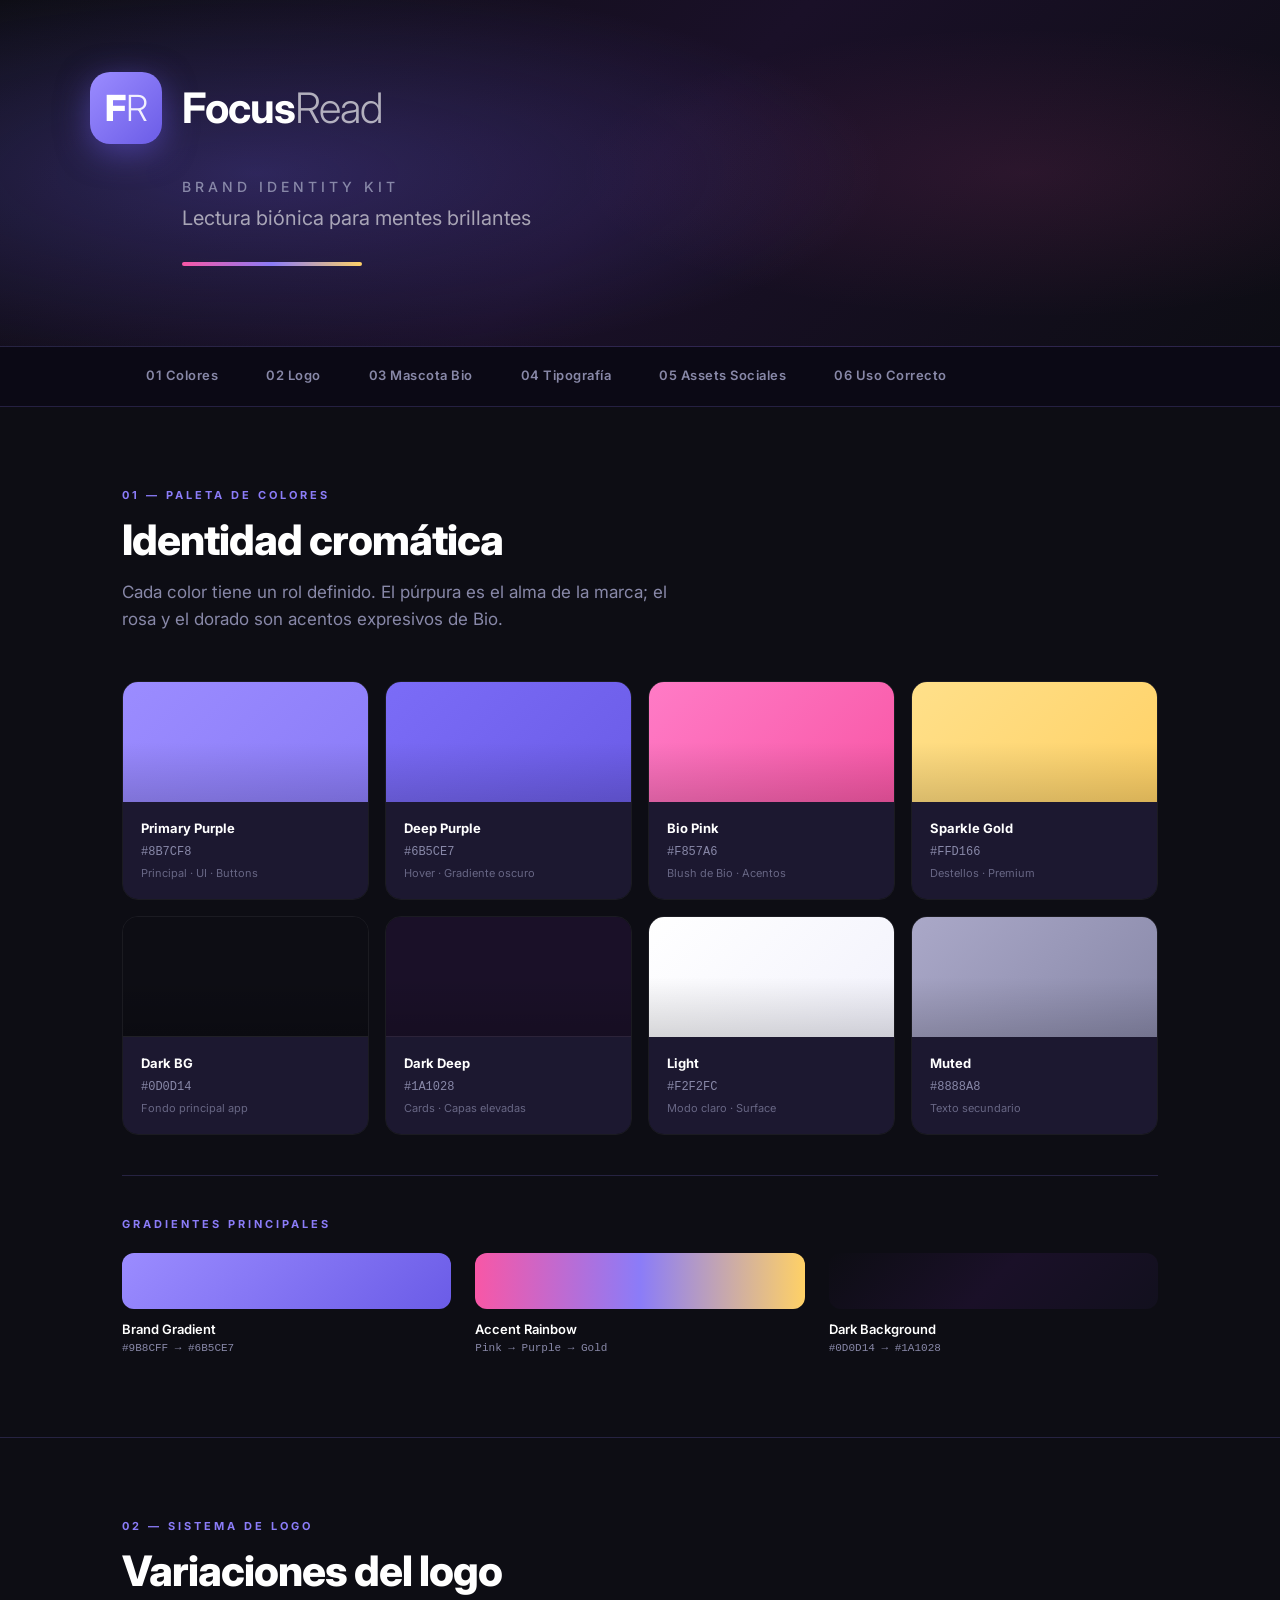
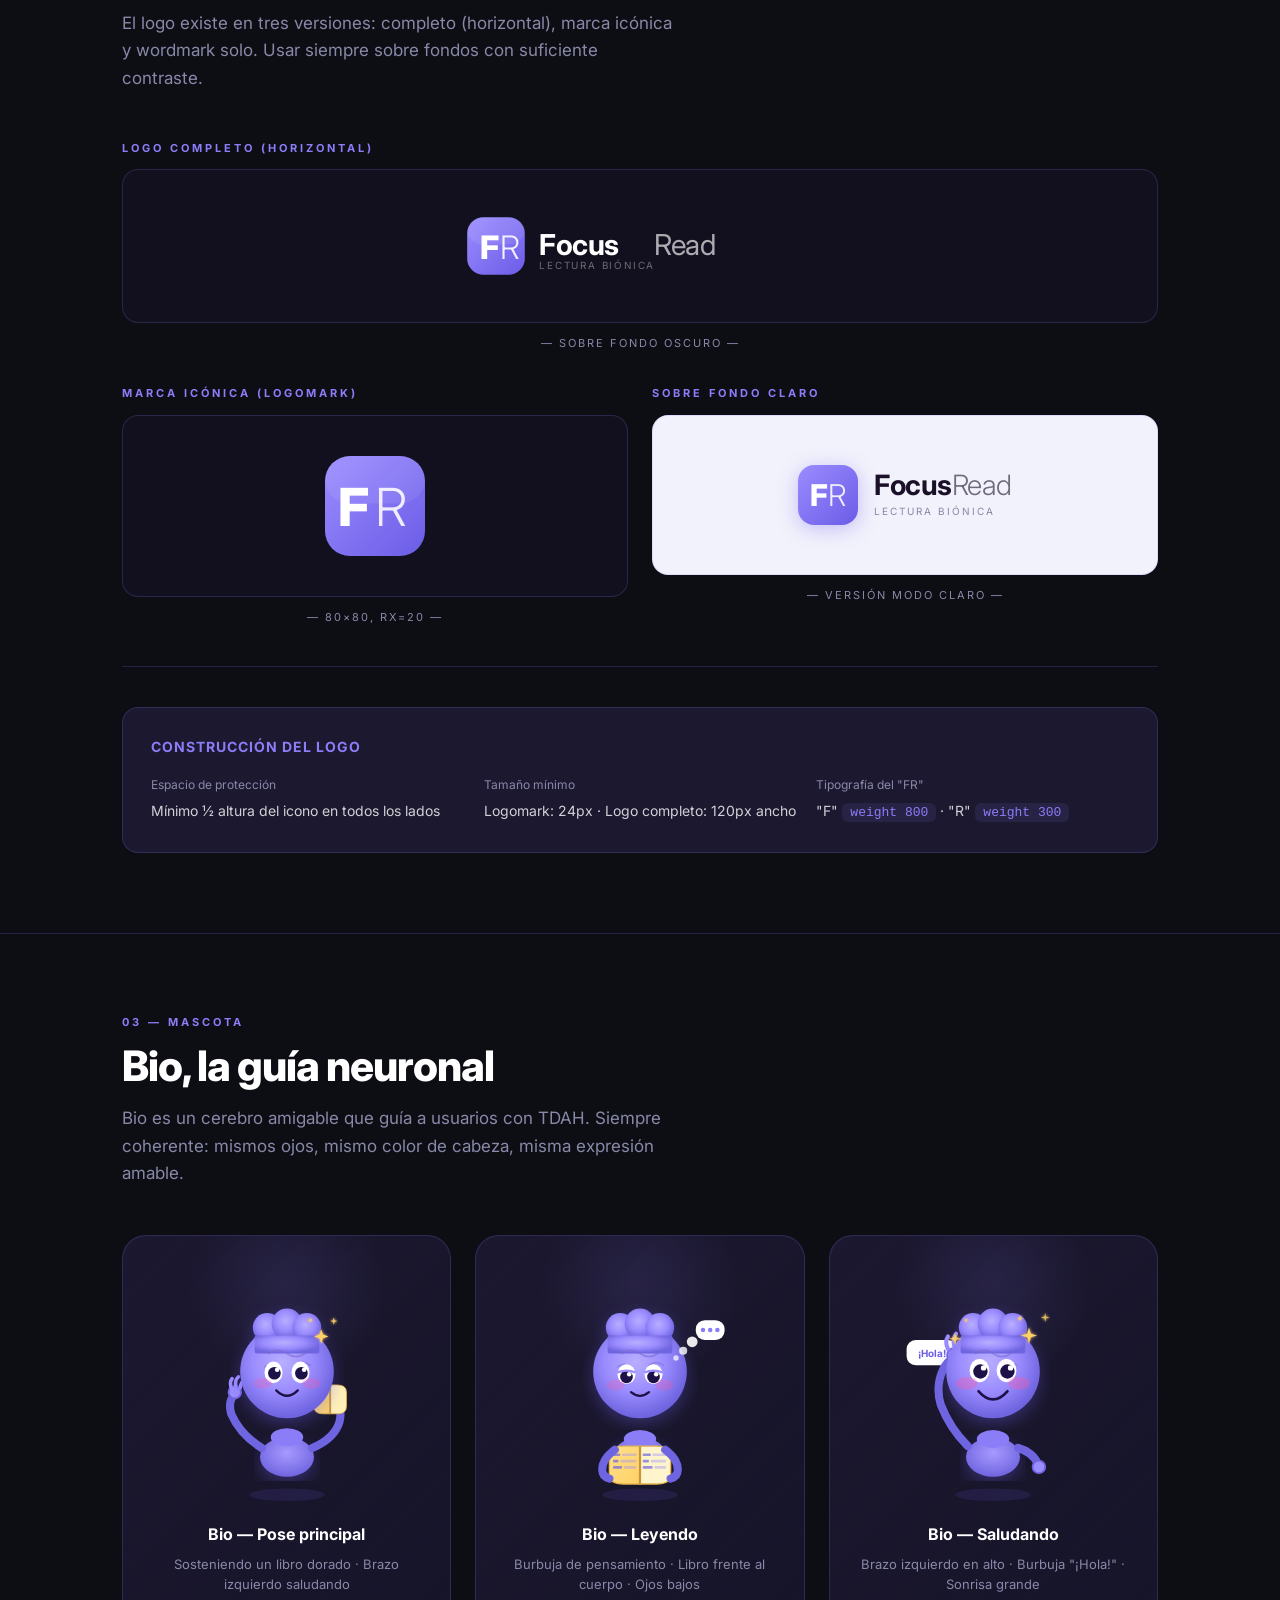
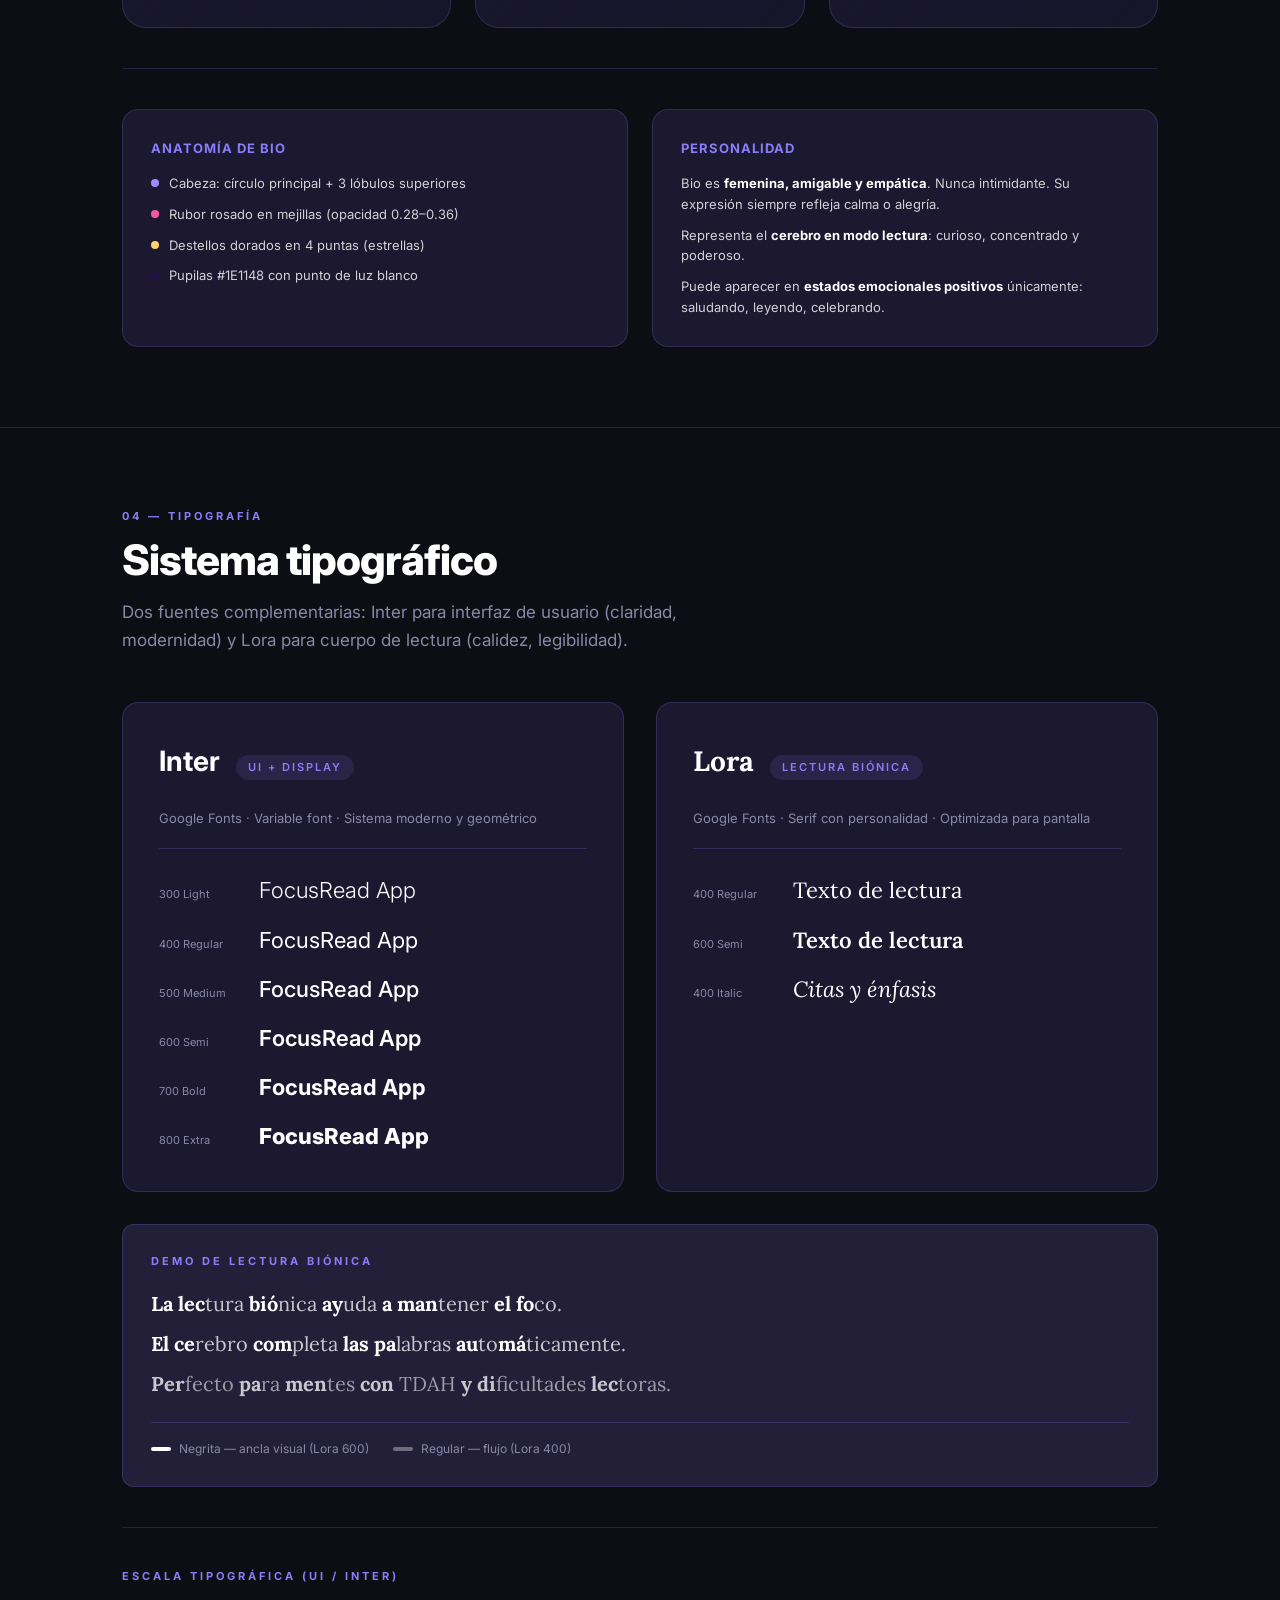
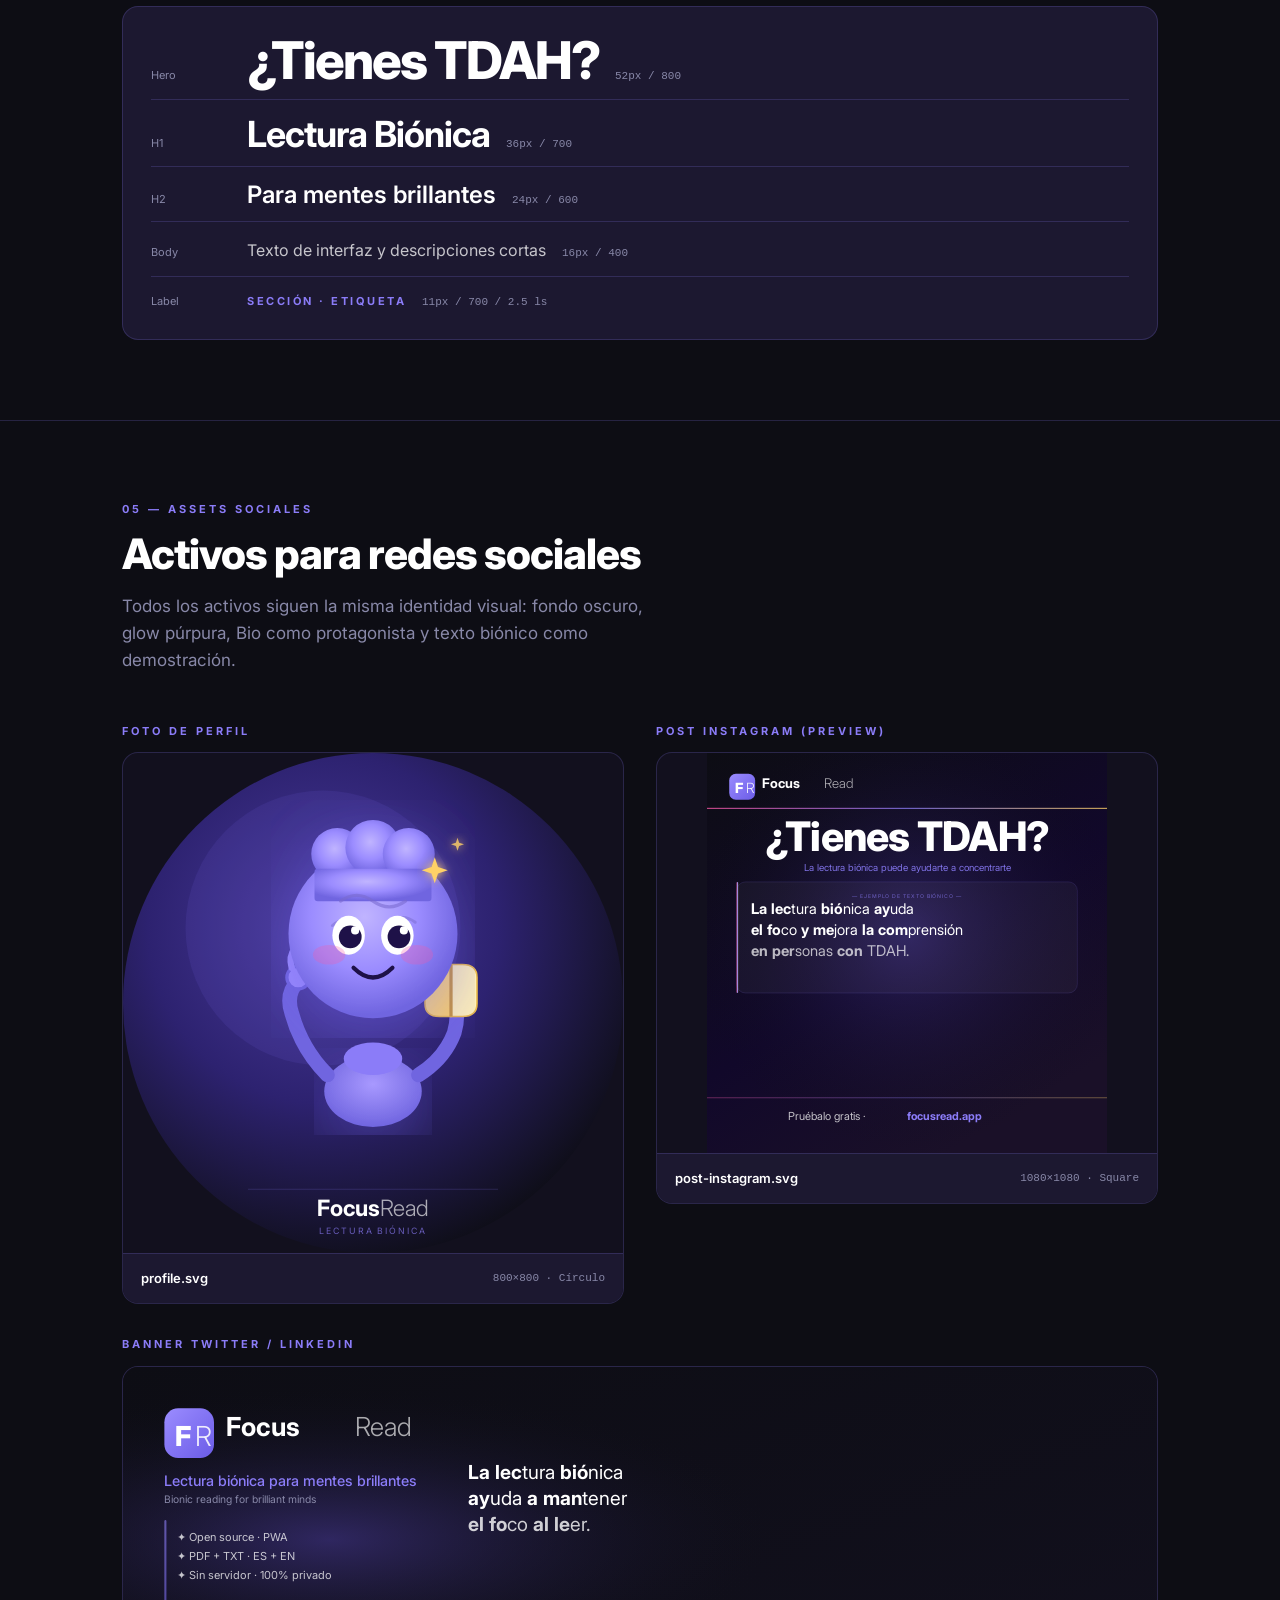
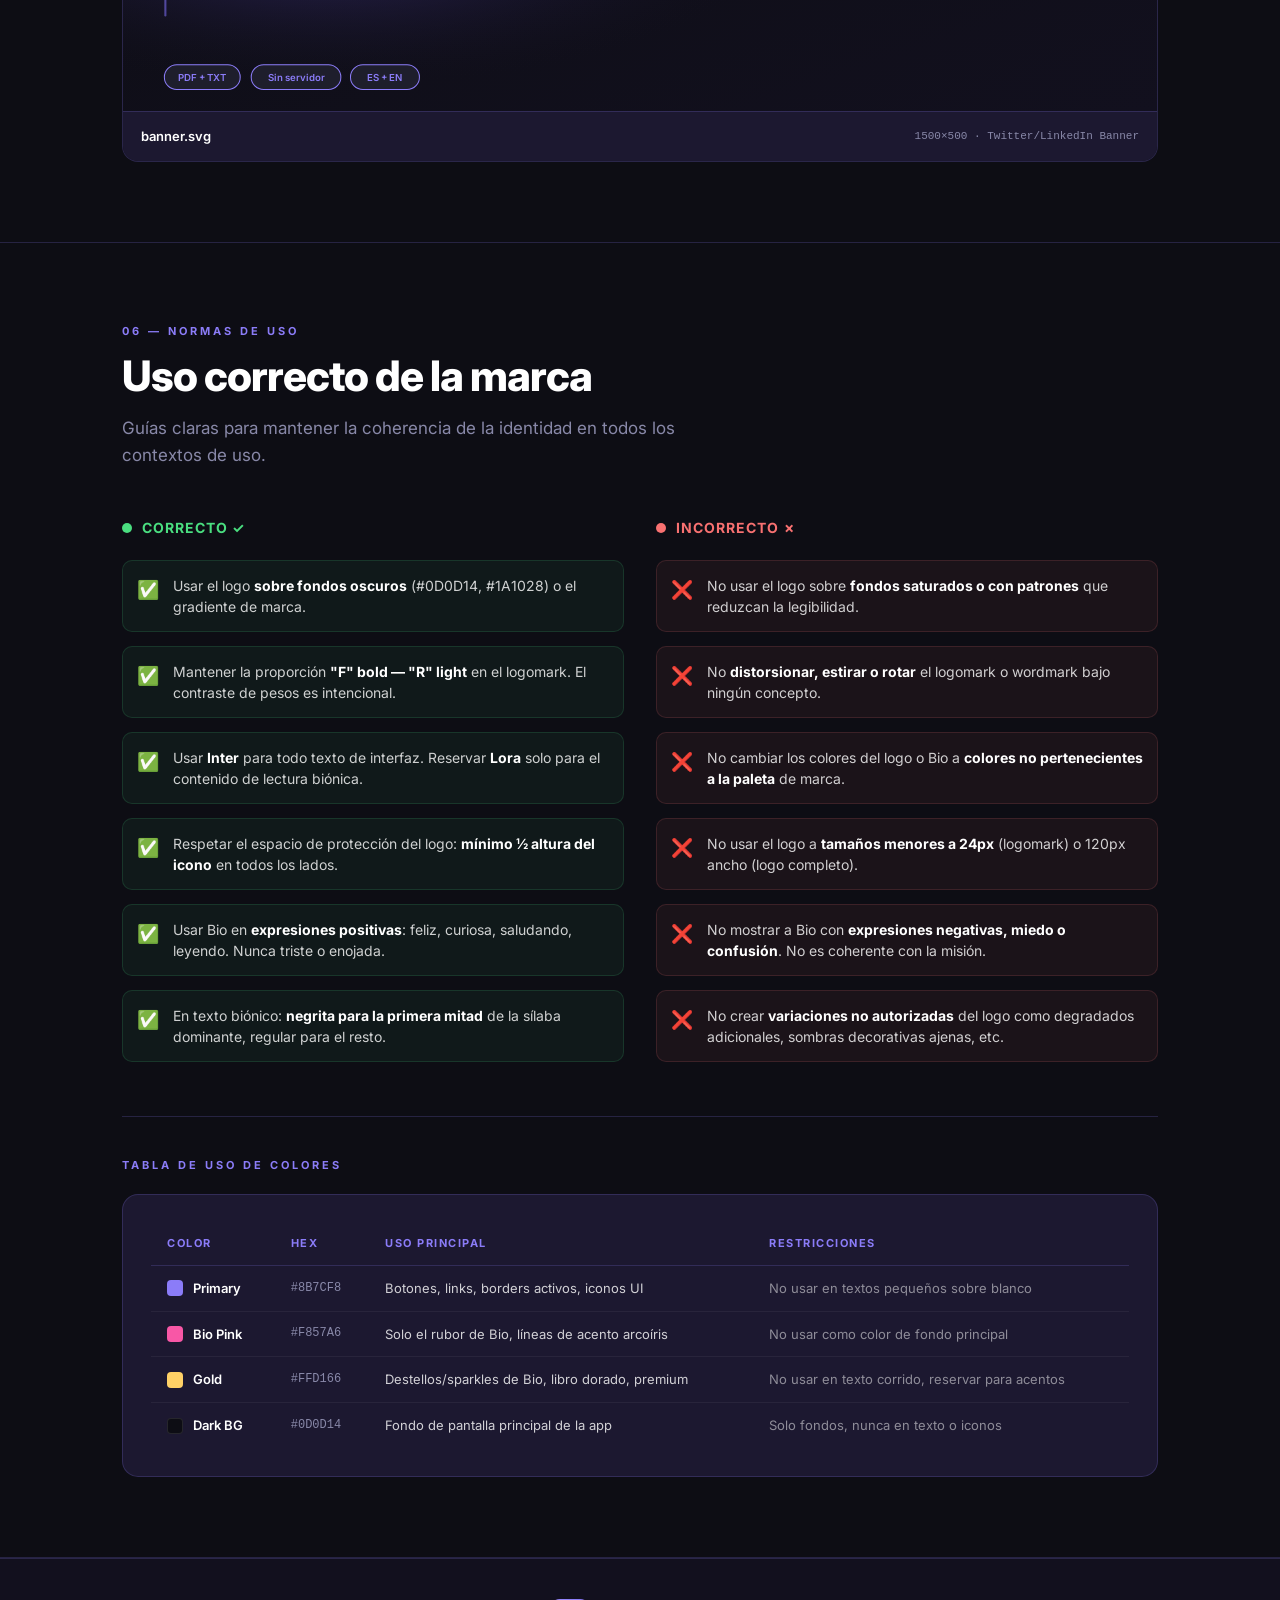
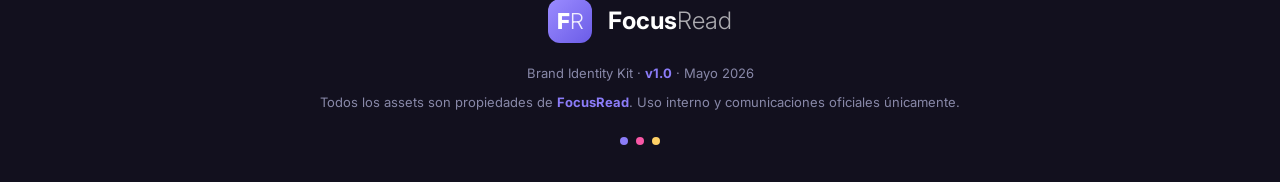
<file: brand/brand-guide.html>
<!DOCTYPE html>
<html lang="es">
<head>
  <meta charset="UTF-8"/>
  <meta name="viewport" content="width=device-width, initial-scale=1.0"/>
  <title>FocusRead — Brand Identity Kit</title>
  <link rel="preconnect" href="https://fonts.googleapis.com"/>
  <link rel="preconnect" href="https://fonts.gstatic.com" crossorigin/>
  <link href="https://fonts.googleapis.com/css2?family=Inter:wght@300;400;500;600;700;800&family=Lora:ital,wght@0,400;0,600;1,400&display=swap" rel="stylesheet"/>
  <style>
    /* ===== RESET & BASE ===== */
    *, *::before, *::after { box-sizing: border-box; margin: 0; padding: 0; }

    :root {
      --primary:   #8B7CF8;
      --deep:      #6B5CE7;
      --pink:      #F857A6;
      --gold:      #FFD166;
      --dark:      #0D0D14;
      --dark2:     #12101E;
      --dark3:     #1A1028;
      --card:      #1C1830;
      --card2:     #231F38;
      --border:    rgba(139,124,248,0.2);
      --light:     #F2F2FC;
      --white:     #FFFFFF;
      --muted:     #8888A8;
      --radius-md: 16px;
      --radius-lg: 24px;
      --radius-xl: 32px;
    }

    html { scroll-behavior: smooth; }

    body {
      font-family: 'Inter', system-ui, sans-serif;
      background: var(--dark);
      color: var(--white);
      line-height: 1.6;
      min-height: 100vh;
    }

    /* ===== LAYOUT ===== */
    .container {
      max-width: 1100px;
      margin: 0 auto;
      padding: 0 32px;
    }

    section {
      padding: 80px 0;
      border-bottom: 1px solid var(--border);
    }
    section:last-child { border-bottom: none; }

    /* ===== TYPOGRAPHY ===== */
    .section-label {
      font-size: 11px;
      font-weight: 700;
      letter-spacing: 3px;
      text-transform: uppercase;
      color: var(--primary);
      margin-bottom: 12px;
    }

    .section-title {
      font-size: 42px;
      font-weight: 800;
      letter-spacing: -1px;
      line-height: 1.1;
      margin-bottom: 16px;
    }

    .section-desc {
      font-size: 17px;
      color: var(--muted);
      max-width: 560px;
      margin-bottom: 48px;
    }

    /* ===== HEADER ===== */
    header {
      background: linear-gradient(135deg, #0D0D14 0%, #1A1028 50%, #0D0D14 100%);
      border-bottom: 1px solid var(--border);
      padding: 0;
      position: relative;
      overflow: hidden;
    }

    header::before {
      content: '';
      position: absolute;
      inset: 0;
      background: radial-gradient(ellipse 70% 80% at 20% 50%, rgba(107,92,231,0.3) 0%, transparent 70%),
                  radial-gradient(ellipse 50% 60% at 80% 50%, rgba(248,87,166,0.1) 0%, transparent 70%);
      pointer-events: none;
    }

    .header-inner {
      position: relative;
      z-index: 1;
      padding: 72px 0 80px;
    }

    .header-logo {
      display: flex;
      align-items: center;
      gap: 20px;
      margin-bottom: 32px;
    }

    .logo-icon {
      width: 72px;
      height: 72px;
      border-radius: 20px;
      background: linear-gradient(135deg, #9B8CFF, #6B5CE7);
      display: flex;
      align-items: center;
      justify-content: center;
      box-shadow: 0 8px 32px rgba(107,92,231,0.5);
      flex-shrink: 0;
    }

    .logo-icon .fr {
      font-size: 36px;
      line-height: 1;
      color: white;
    }
    .logo-icon .fr .f { font-weight: 800; }
    .logo-icon .fr .r { font-weight: 300; opacity: 0.9; }

    .logo-wordmark {
      font-size: 42px;
      line-height: 1;
      letter-spacing: -1px;
    }
    .logo-wordmark .focus { font-weight: 700; color: #fff; }
    .logo-wordmark .read  { font-weight: 300; color: rgba(255,255,255,0.65); }

    .header-kit-label {
      font-size: 14px;
      font-weight: 500;
      letter-spacing: 4px;
      text-transform: uppercase;
      color: var(--muted);
      margin-left: 92px;
    }

    .header-tagline {
      font-size: 20px;
      color: rgba(255,255,255,0.6);
      font-weight: 400;
      margin-top: 4px;
      margin-left: 92px;
    }

    .accent-bar {
      height: 4px;
      background: linear-gradient(90deg, #F857A6, #8B7CF8, #FFD166);
      border-radius: 2px;
      width: 180px;
      margin-left: 92px;
      margin-top: 28px;
    }

    /* ===== NAV ===== */
    nav {
      background: rgba(12,10,22,0.95);
      backdrop-filter: blur(20px);
      border-bottom: 1px solid var(--border);
      position: sticky;
      top: 0;
      z-index: 100;
    }

    .nav-inner {
      display: flex;
      gap: 0;
      overflow-x: auto;
      scrollbar-width: none;
    }
    .nav-inner::-webkit-scrollbar { display: none; }

    .nav-inner a {
      display: block;
      padding: 18px 24px;
      font-size: 13px;
      font-weight: 600;
      color: var(--muted);
      text-decoration: none;
      white-space: nowrap;
      letter-spacing: 0.5px;
      border-bottom: 2px solid transparent;
      transition: all 0.2s;
    }
    .nav-inner a:hover {
      color: var(--white);
      border-bottom-color: var(--primary);
    }

    /* ===== CARDS ===== */
    .card {
      background: var(--card);
      border: 1px solid var(--border);
      border-radius: var(--radius-md);
      padding: 28px;
    }

    .card-sm {
      background: var(--card2);
      border: 1px solid var(--border);
      border-radius: 12px;
      padding: 20px;
    }

    /* ===== GRID ===== */
    .grid-2 { display: grid; grid-template-columns: 1fr 1fr; gap: 24px; }
    .grid-3 { display: grid; grid-template-columns: 1fr 1fr 1fr; gap: 24px; }
    .grid-4 { display: grid; grid-template-columns: repeat(4, 1fr); gap: 16px; }

    @media (max-width: 768px) {
      .grid-2, .grid-3, .grid-4 { grid-template-columns: 1fr; }
      .section-title { font-size: 30px; }
    }

    /* ===== SECTION 1: COLORS ===== */
    .color-swatch {
      border-radius: var(--radius-md);
      overflow: hidden;
      border: 1px solid rgba(255,255,255,0.06);
    }

    .swatch-block {
      height: 120px;
      position: relative;
    }

    .swatch-block::after {
      content: '';
      position: absolute;
      inset: 0;
      background: linear-gradient(to bottom, transparent 50%, rgba(0,0,0,0.15));
    }

    .swatch-info {
      background: var(--card);
      padding: 16px 18px;
    }

    .swatch-name {
      font-size: 13px;
      font-weight: 700;
      color: var(--white);
      margin-bottom: 4px;
    }

    .swatch-hex {
      font-size: 12px;
      font-family: 'Courier New', monospace;
      color: var(--muted);
    }

    .swatch-role {
      font-size: 11px;
      color: rgba(136,136,168,0.7);
      margin-top: 3px;
    }

    /* ===== SECTION 2: LOGOS ===== */
    .logo-preview {
      background: var(--dark2);
      border: 1px solid var(--border);
      border-radius: var(--radius-md);
      display: flex;
      align-items: center;
      justify-content: center;
      padding: 40px;
    }

    .logo-preview.light-bg {
      background: #F2F2FC;
    }

    .logo-preview.white-bg {
      background: #FFFFFF;
    }

    .logo-preview-label {
      font-size: 11px;
      color: var(--muted);
      letter-spacing: 2px;
      text-transform: uppercase;
      text-align: center;
      margin-top: 12px;
    }

    /* ===== SECTION 3: MASCOT ===== */
    .mascot-grid {
      display: grid;
      grid-template-columns: repeat(3, 1fr);
      gap: 24px;
    }

    .mascot-card {
      background: linear-gradient(135deg, var(--card) 0%, rgba(107,92,231,0.1) 100%);
      border: 1px solid var(--border);
      border-radius: var(--radius-lg);
      padding: 32px 24px;
      text-align: center;
      position: relative;
      overflow: hidden;
    }

    .mascot-card::before {
      content: '';
      position: absolute;
      top: -50px;
      left: 50%;
      transform: translateX(-50%);
      width: 200px;
      height: 200px;
      background: radial-gradient(circle, rgba(139,124,248,0.12) 0%, transparent 70%);
      pointer-events: none;
    }

    .mascot-card svg { position: relative; z-index: 1; }

    .mascot-name {
      font-size: 16px;
      font-weight: 700;
      color: var(--white);
      margin-top: 20px;
    }

    .mascot-desc {
      font-size: 13px;
      color: var(--muted);
      margin-top: 6px;
    }

    /* ===== SECTION 4: TYPOGRAPHY ===== */
    .type-specimen {
      background: var(--card);
      border: 1px solid var(--border);
      border-radius: var(--radius-md);
      padding: 36px;
    }

    .type-meta {
      display: flex;
      gap: 16px;
      align-items: baseline;
      margin-bottom: 24px;
      flex-wrap: wrap;
    }

    .type-family {
      font-size: 28px;
      font-weight: 700;
      color: var(--white);
    }

    .type-tag {
      font-size: 11px;
      font-weight: 600;
      letter-spacing: 2px;
      color: var(--primary);
      background: rgba(139,124,248,0.12);
      padding: 4px 12px;
      border-radius: 20px;
      text-transform: uppercase;
    }

    .type-weights {
      display: flex;
      flex-direction: column;
      gap: 14px;
      padding-top: 24px;
      border-top: 1px solid var(--border);
    }

    .weight-row {
      display: flex;
      align-items: baseline;
      gap: 20px;
    }

    .weight-label {
      font-size: 11px;
      color: var(--muted);
      width: 80px;
      flex-shrink: 0;
    }

    .weight-text {
      font-size: 22px;
      color: var(--white);
    }

    .lora-specimen {
      font-family: 'Lora', Georgia, serif;
    }

    .bionic-demo-block {
      background: var(--card2);
      border: 1px solid var(--border);
      border-radius: 12px;
      padding: 28px;
      margin-top: 24px;
    }

    .bionic-line {
      font-family: 'Lora', Georgia, serif;
      font-size: 20px;
      color: var(--white);
      line-height: 1.8;
      margin-bottom: 4px;
    }

    .bionic-line b { font-weight: 700; color: var(--white); }
    .bionic-line span { font-weight: 400; color: rgba(255,255,255,0.75); }

    /* ===== SECTION 5: SOCIAL ASSETS ===== */
    .asset-preview {
      background: var(--dark2);
      border: 1px solid var(--border);
      border-radius: var(--radius-md);
      overflow: hidden;
    }

    .asset-preview svg {
      width: 100%;
      height: auto;
      display: block;
    }

    .asset-label {
      padding: 14px 18px;
      background: var(--card);
      border-top: 1px solid var(--border);
      display: flex;
      justify-content: space-between;
      align-items: center;
    }

    .asset-name {
      font-size: 13px;
      font-weight: 600;
      color: var(--white);
    }

    .asset-dim {
      font-size: 11px;
      color: var(--muted);
      font-family: monospace;
    }

    /* ===== SECTION 6: DO/DON'T ===== */
    .usage-grid {
      display: grid;
      grid-template-columns: 1fr 1fr;
      gap: 32px;
    }

    .usage-col-title {
      font-size: 14px;
      font-weight: 700;
      letter-spacing: 1px;
      text-transform: uppercase;
      margin-bottom: 20px;
      display: flex;
      align-items: center;
      gap: 10px;
    }

    .do-title { color: #4ADE80; }
    .dont-title { color: #F87171; }

    .usage-indicator {
      width: 10px;
      height: 10px;
      border-radius: 50%;
    }

    .usage-item {
      display: flex;
      gap: 14px;
      margin-bottom: 14px;
      align-items: flex-start;
      padding: 14px;
      border-radius: 10px;
    }

    .do-item { background: rgba(74,222,128,0.06); border: 1px solid rgba(74,222,128,0.15); }
    .dont-item { background: rgba(248,113,113,0.06); border: 1px solid rgba(248,113,113,0.15); }

    .usage-icon {
      font-size: 18px;
      flex-shrink: 0;
      margin-top: 1px;
    }

    .usage-text {
      font-size: 14px;
      color: rgba(255,255,255,0.8);
      line-height: 1.5;
    }

    .usage-text strong { color: var(--white); }

    /* ===== FOOTER ===== */
    footer {
      background: var(--dark2);
      border-top: 1px solid var(--border);
      padding: 40px 0;
      text-align: center;
    }

    footer p {
      color: var(--muted);
      font-size: 13px;
    }

    footer strong { color: var(--primary); }

    /* ===== UTILITIES ===== */
    .pill {
      display: inline-block;
      padding: 4px 14px;
      border-radius: 20px;
      font-size: 12px;
      font-weight: 600;
      background: rgba(139,124,248,0.12);
      color: var(--primary);
      border: 1px solid rgba(139,124,248,0.25);
      letter-spacing: 0.5px;
    }

    .divider {
      height: 1px;
      background: var(--border);
      margin: 40px 0;
    }

    code {
      font-family: 'Courier New', monospace;
      font-size: 13px;
      background: rgba(139,124,248,0.1);
      color: var(--primary);
      padding: 2px 8px;
      border-radius: 6px;
    }
  </style>
</head>
<body>

<!-- ============================= HEADER ============================= -->
<header>
  <div class="container header-inner">
    <div class="header-logo">
      <div class="logo-icon">
        <div class="fr"><span class="f">F</span><span class="r">R</span></div>
      </div>
      <div>
        <div class="logo-wordmark">
          <span class="focus">Focus</span><span class="read">Read</span>
        </div>
      </div>
    </div>
    <div class="header-kit-label">Brand Identity Kit</div>
    <div class="header-tagline">Lectura biónica para mentes brillantes</div>
    <div class="accent-bar"></div>
  </div>
</header>

<!-- ============================= NAV ============================= -->
<nav>
  <div class="container">
    <div class="nav-inner">
      <a href="#colors">01 Colores</a>
      <a href="#logos">02 Logo</a>
      <a href="#mascot">03 Mascota Bio</a>
      <a href="#typography">04 Tipografía</a>
      <a href="#social">05 Assets Sociales</a>
      <a href="#usage">06 Uso Correcto</a>
    </div>
  </div>
</nav>

<!-- ============================= SECTION 1: COLORS ============================= -->
<section id="colors">
  <div class="container">
    <div class="section-label">01 — Paleta de colores</div>
    <h2 class="section-title">Identidad cromática</h2>
    <p class="section-desc">Cada color tiene un rol definido. El púrpura es el alma de la marca; el rosa y el dorado son acentos expresivos de Bio.</p>

    <div class="grid-4">
      <!-- Primary Purple -->
      <div class="color-swatch">
        <div class="swatch-block" style="background: linear-gradient(135deg, #9B8CFF, #8B7CF8);"></div>
        <div class="swatch-info">
          <div class="swatch-name">Primary Purple</div>
          <div class="swatch-hex">#8B7CF8</div>
          <div class="swatch-role">Principal · UI · Buttons</div>
        </div>
      </div>

      <!-- Deep Purple -->
      <div class="color-swatch">
        <div class="swatch-block" style="background: linear-gradient(135deg, #7B6CF7, #6B5CE7);"></div>
        <div class="swatch-info">
          <div class="swatch-name">Deep Purple</div>
          <div class="swatch-hex">#6B5CE7</div>
          <div class="swatch-role">Hover · Gradiente oscuro</div>
        </div>
      </div>

      <!-- Pink -->
      <div class="color-swatch">
        <div class="swatch-block" style="background: linear-gradient(135deg, #FF7BC6, #F857A6);"></div>
        <div class="swatch-info">
          <div class="swatch-name">Bio Pink</div>
          <div class="swatch-hex">#F857A6</div>
          <div class="swatch-role">Blush de Bio · Acentos</div>
        </div>
      </div>

      <!-- Gold -->
      <div class="color-swatch">
        <div class="swatch-block" style="background: linear-gradient(135deg, #FFE08A, #FFD166);"></div>
        <div class="swatch-info">
          <div class="swatch-name">Sparkle Gold</div>
          <div class="swatch-hex">#FFD166</div>
          <div class="swatch-role">Destellos · Premium</div>
        </div>
      </div>

      <!-- Dark bg -->
      <div class="color-swatch">
        <div class="swatch-block" style="background: #0D0D14; border-bottom: 1px solid rgba(255,255,255,0.08);"></div>
        <div class="swatch-info">
          <div class="swatch-name">Dark BG</div>
          <div class="swatch-hex">#0D0D14</div>
          <div class="swatch-role">Fondo principal app</div>
        </div>
      </div>

      <!-- Dark 2 -->
      <div class="color-swatch">
        <div class="swatch-block" style="background: #1A1028; border-bottom: 1px solid rgba(255,255,255,0.08);"></div>
        <div class="swatch-info">
          <div class="swatch-name">Dark Deep</div>
          <div class="swatch-hex">#1A1028</div>
          <div class="swatch-role">Cards · Capas elevadas</div>
        </div>
      </div>

      <!-- Light -->
      <div class="color-swatch">
        <div class="swatch-block" style="background: linear-gradient(135deg, #FFFFFF, #F2F2FC);"></div>
        <div class="swatch-info">
          <div class="swatch-name">Light</div>
          <div class="swatch-hex">#F2F2FC</div>
          <div class="swatch-role">Modo claro · Surface</div>
        </div>
      </div>

      <!-- Muted -->
      <div class="color-swatch">
        <div class="swatch-block" style="background: linear-gradient(135deg, #AAA8C8, #8888A8);"></div>
        <div class="swatch-info">
          <div class="swatch-name">Muted</div>
          <div class="swatch-hex">#8888A8</div>
          <div class="swatch-role">Texto secundario</div>
        </div>
      </div>
    </div>

    <!-- Gradient specimens -->
    <div class="divider"></div>
    <div class="section-label" style="margin-bottom:20px;">Gradientes principales</div>
    <div class="grid-3">
      <div>
        <div style="height:56px; border-radius:12px; background: linear-gradient(135deg, #9B8CFF, #6B5CE7); margin-bottom:10px;"></div>
        <div style="font-size:13px; font-weight:600; color: #fff;">Brand Gradient</div>
        <div style="font-size:11px; color: var(--muted); font-family: monospace;">#9B8CFF → #6B5CE7</div>
      </div>
      <div>
        <div style="height:56px; border-radius:12px; background: linear-gradient(90deg, #F857A6, #8B7CF8, #FFD166); margin-bottom:10px;"></div>
        <div style="font-size:13px; font-weight:600; color: #fff;">Accent Rainbow</div>
        <div style="font-size:11px; color: var(--muted); font-family: monospace;">Pink → Purple → Gold</div>
      </div>
      <div>
        <div style="height:56px; border-radius:12px; background: linear-gradient(135deg, #0D0D14, #1A1028, #12101E); margin-bottom:10px;"></div>
        <div style="font-size:13px; font-weight:600; color: #fff;">Dark Background</div>
        <div style="font-size:11px; color: var(--muted); font-family: monospace;">#0D0D14 → #1A1028</div>
      </div>
    </div>
  </div>
</section>

<!-- ============================= SECTION 2: LOGOS ============================= -->
<section id="logos">
  <div class="container">
    <div class="section-label">02 — Sistema de logo</div>
    <h2 class="section-title">Variaciones del logo</h2>
    <p class="section-desc">El logo existe en tres versiones: completo (horizontal), marca icónica y wordmark solo. Usar siempre sobre fondos con suficiente contraste.</p>

    <!-- Full logo -->
    <div style="margin-bottom: 32px;">
      <div class="section-label" style="margin-bottom:12px;">Logo completo (horizontal)</div>
      <div class="logo-preview">
        <svg xmlns="http://www.w3.org/2000/svg" viewBox="0 0 400 80" width="360" height="72">
          <defs>
            <linearGradient id="bg-iconGrad" x1="0%" y1="0%" x2="100%" y2="100%">
              <stop offset="0%" stop-color="#9B8CFF"/>
              <stop offset="100%" stop-color="#6B5CE7"/>
            </linearGradient>
          </defs>
          <rect x="8" y="8" width="64" height="64" rx="18" fill="url(#bg-iconGrad)"/>
          <rect x="8" y="8" width="64" height="30" rx="18" fill="white" opacity="0.08"/>
          <text x="22" y="54" font-family="Inter, sans-serif" font-size="36" font-weight="800" fill="white">F</text>
          <text x="44" y="54" font-family="Inter, sans-serif" font-size="36" font-weight="300" fill="white" opacity="0.90">R</text>
          <text x="88" y="50" font-family="Inter, sans-serif" font-size="32" font-weight="700" fill="#FFFFFF" letter-spacing="-0.5">Focus</text>
          <text x="216" y="50" font-family="Inter, sans-serif" font-size="32" font-weight="400" fill="rgba(255,255,255,0.65)" letter-spacing="-0.5">Read</text>
          <text x="88" y="66" font-family="Inter, sans-serif" font-size="11" font-weight="400" fill="rgba(255,255,255,0.38)" letter-spacing="2">LECTURA BIÓNICA</text>
        </svg>
      </div>
      <div class="logo-preview-label">— Sobre fondo oscuro —</div>
    </div>

    <div class="grid-2">
      <!-- Logo mark only -->
      <div>
        <div class="section-label" style="margin-bottom:12px;">Marca icónica (logomark)</div>
        <div class="logo-preview" style="min-height: 160px;">
          <svg xmlns="http://www.w3.org/2000/svg" viewBox="0 0 80 80" width="100" height="100">
            <defs>
              <linearGradient id="lm2-grad" x1="0%" y1="0%" x2="100%" y2="100%">
                <stop offset="0%" stop-color="#9B8CFF"/>
                <stop offset="100%" stop-color="#6B5CE7"/>
              </linearGradient>
            </defs>
            <rect x="0" y="0" width="80" height="80" rx="20" fill="url(#lm2-grad)"/>
            <rect x="0" y="0" width="80" height="38" rx="20" fill="white" opacity="0.07"/>
            <text x="10" y="56" font-family="Inter, sans-serif" font-size="42" font-weight="800" fill="white">F</text>
            <text x="40" y="56" font-family="Inter, sans-serif" font-size="42" font-weight="300" fill="white" opacity="0.88">R</text>
          </svg>
        </div>
        <div class="logo-preview-label">— 80×80, rx=20 —</div>
      </div>

      <!-- Logo on light bg -->
      <div>
        <div class="section-label" style="margin-bottom:12px;">Sobre fondo claro</div>
        <div class="logo-preview light-bg" style="min-height: 160px;">
          <div style="display:flex; align-items:center; gap:16px;">
            <div style="width:60px; height:60px; border-radius:16px; background: linear-gradient(135deg, #9B8CFF, #6B5CE7); display:flex; align-items:center; justify-content:center; flex-shrink:0; box-shadow: 0 4px 20px rgba(107,92,231,0.35);">
              <span style="font-family: Inter, sans-serif; font-size:30px; line-height:1; color:white;"><span style="font-weight:800;">F</span><span style="font-weight:300;opacity:0.88">R</span></span>
            </div>
            <div>
              <div style="font-family: Inter, sans-serif; font-size:28px; line-height:1; letter-spacing:-0.5px; color:#1A1028;"><span style="font-weight:700;">Focus</span><span style="font-weight:300; opacity:0.6;">Read</span></div>
              <div style="font-family: Inter, sans-serif; font-size:10px; letter-spacing:2px; color:#8888A8; margin-top:4px;">LECTURA BIÓNICA</div>
            </div>
          </div>
        </div>
        <div class="logo-preview-label">— Versión modo claro —</div>
      </div>
    </div>

    <!-- Construction notes -->
    <div class="divider"></div>
    <div class="card">
      <div style="font-size: 14px; font-weight: 700; color: var(--primary); margin-bottom: 16px; letter-spacing: 1px; text-transform: uppercase;">Construcción del logo</div>
      <div class="grid-3" style="gap: 20px;">
        <div>
          <div style="font-size: 12px; color: var(--muted); margin-bottom: 6px;">Espacio de protección</div>
          <div style="font-size: 14px; color: rgba(255,255,255,0.8);">Mínimo ½ altura del icono en todos los lados</div>
        </div>
        <div>
          <div style="font-size: 12px; color: var(--muted); margin-bottom: 6px;">Tamaño mínimo</div>
          <div style="font-size: 14px; color: rgba(255,255,255,0.8);">Logomark: 24px · Logo completo: 120px ancho</div>
        </div>
        <div>
          <div style="font-size: 12px; color: var(--muted); margin-bottom: 6px;">Tipografía del "FR"</div>
          <div style="font-size: 14px; color: rgba(255,255,255,0.8);">"F" <code>weight 800</code> · "R" <code>weight 300</code></div>
        </div>
      </div>
    </div>
  </div>
</section>

<!-- ============================= SECTION 3: MASCOT ============================= -->
<section id="mascot">
  <div class="container">
    <div class="section-label">03 — Mascota</div>
    <h2 class="section-title">Bio, la guía neuronal</h2>
    <p class="section-desc">Bio es un cerebro amigable que guía a usuarios con TDAH. Siempre coherente: mismos ojos, mismo color de cabeza, misma expresión amable.</p>

    <div class="mascot-grid">
      <!-- Pose 1: Main -->
      <div class="mascot-card">
        <!-- Inline Bio SVG (main pose) -->
        <svg xmlns="http://www.w3.org/2000/svg" viewBox="0 0 200 260" width="180" height="234" style="margin:0 auto; display:block;">
          <defs>
            <radialGradient id="bk1-headGrad" cx="45%" cy="40%" r="58%">
              <stop offset="0%" stop-color="#B8AEFF"/><stop offset="55%" stop-color="#9B8CFF"/><stop offset="100%" stop-color="#7065E0"/>
            </radialGradient>
            <radialGradient id="bk1-bodyGrad" cx="50%" cy="40%" r="60%">
              <stop offset="0%" stop-color="#A899FF"/><stop offset="100%" stop-color="#7065E0"/>
            </radialGradient>
            <linearGradient id="bk1-bookGrad" x1="0%" y1="0%" x2="100%" y2="100%">
              <stop offset="0%" stop-color="#FFE08A"/><stop offset="100%" stop-color="#FFD166"/>
            </linearGradient>
            <filter id="bk1-shadow"><feDropShadow dx="0" dy="6" stdDeviation="8" flood-color="#6B5CE7" flood-opacity="0.35"/></filter>
            <filter id="bk1-sg"><feGaussianBlur stdDeviation="1.5" result="blur"/><feMerge><feMergeNode in="blur"/><feMergeNode in="SourceGraphic"/></feMerge></filter>
          </defs>
          <ellipse cx="100" cy="252" rx="42" ry="7" fill="#4A3B9C" opacity="0.22"/>
          <ellipse cx="100" cy="210" rx="30" ry="22" fill="url(#bk1-bodyGrad)" filter="url(#bk1-shadow)"/>
          <ellipse cx="100" cy="188" rx="18" ry="10" fill="#8B7CF8"/>
          <path d="M72 200 Q48 185 38 162 Q34 148 42 140" stroke="#7065E0" stroke-width="9" stroke-linecap="round" fill="none"/>
          <circle cx="42" cy="138" r="7" fill="#9B8CFF" stroke="#7065E0" stroke-width="2"/>
          <path d="M38 133 Q36 127 39 123" stroke="#9B8CFF" stroke-width="4" stroke-linecap="round" fill="none"/>
          <path d="M43 131 Q42 124 46 121" stroke="#9B8CFF" stroke-width="4" stroke-linecap="round" fill="none"/>
          <path d="M48 133 Q49 127 52 125" stroke="#9B8CFF" stroke-width="4" stroke-linecap="round" fill="none"/>
          <path d="M128 200 Q152 190 158 172 Q162 158 155 148" stroke="#7065E0" stroke-width="9" stroke-linecap="round" fill="none"/>
          <g transform="translate(148, 148)">
            <path d="M-18 -10 Q-18 -18 -8 -18 L0 -18 L0 14 L-8 14 Q-18 14 -18 6 Z" fill="url(#bk1-bookGrad)" stroke="#E8B84B" stroke-width="1"/>
            <path d="M18 -10 Q18 -18 8 -18 L0 -18 L0 14 L8 14 Q18 14 18 6 Z" fill="#FFF0B8" stroke="#E8B84B" stroke-width="1"/>
            <line x1="0" y1="-18" x2="0" y2="14" stroke="#C8963A" stroke-width="2"/>
          </g>
          <g filter="url(#bk1-shadow)">
            <circle cx="100" cy="115" r="52" fill="url(#bk1-headGrad)"/>
            <circle cx="78" cy="66" r="16" fill="url(#bk1-headGrad)"/>
            <circle cx="100" cy="62" r="17" fill="url(#bk1-headGrad)"/>
            <circle cx="122" cy="66" r="16" fill="url(#bk1-headGrad)"/>
            <rect x="64" y="75" width="72" height="20" fill="url(#bk1-headGrad)" rx="2"/>
          </g>
          <path d="M80 95 Q90 88 100 95 Q110 102 120 95" stroke="#7B6CD0" stroke-width="2" stroke-linecap="round" fill="none" opacity="0.6"/>
          <path d="M75 110 Q82 104 90 110" stroke="#7B6CD0" stroke-width="1.8" stroke-linecap="round" fill="none" opacity="0.5"/>
          <path d="M110 108 Q118 102 126 108" stroke="#7B6CD0" stroke-width="1.8" stroke-linecap="round" fill="none" opacity="0.5"/>
          <ellipse cx="85" cy="116" rx="10" ry="12" fill="white"/>
          <circle cx="86" cy="117" r="7" fill="#1E1148"/>
          <circle cx="89" cy="113" r="2.5" fill="white"/>
          <ellipse cx="115" cy="116" rx="10" ry="12" fill="white"/>
          <circle cx="116" cy="117" r="7" fill="#1E1148"/>
          <circle cx="119" cy="113" r="2.5" fill="white"/>
          <ellipse cx="73" cy="128" rx="10" ry="6" fill="#F857A6" opacity="0.28"/>
          <ellipse cx="127" cy="128" rx="10" ry="6" fill="#F857A6" opacity="0.28"/>
          <path d="M88 136 Q100 148 112 136" stroke="#1E1148" stroke-width="2.5" stroke-linecap="round" fill="none"/>
          <g filter="url(#bk1-sg)" fill="#FFD166">
            <path d="M138 68 L140 74 L146 76 L140 78 L138 84 L136 78 L130 76 L136 74 Z"/>
            <path d="M152 55 L153 58 L156 59 L153 60 L152 63 L151 60 L148 59 L151 58 Z" opacity="0.85"/>
            <circle cx="126" cy="58" r="2" opacity="0.7"/>
          </g>
        </svg>
        <div class="mascot-name">Bio — Pose principal</div>
        <div class="mascot-desc">Sosteniendo un libro dorado · Brazo izquierdo saludando</div>
      </div>

      <!-- Pose 2: Reading -->
      <div class="mascot-card">
        <svg xmlns="http://www.w3.org/2000/svg" viewBox="0 0 200 260" width="180" height="234" style="margin:0 auto; display:block;">
          <defs>
            <radialGradient id="bk2-headGrad" cx="45%" cy="40%" r="58%">
              <stop offset="0%" stop-color="#B8AEFF"/><stop offset="55%" stop-color="#9B8CFF"/><stop offset="100%" stop-color="#7065E0"/>
            </radialGradient>
            <radialGradient id="bk2-bodyGrad" cx="50%" cy="40%" r="60%">
              <stop offset="0%" stop-color="#A899FF"/><stop offset="100%" stop-color="#7065E0"/>
            </radialGradient>
            <linearGradient id="bk2-bookGrad" x1="0%" y1="0%" x2="100%" y2="100%">
              <stop offset="0%" stop-color="#FFE08A"/><stop offset="100%" stop-color="#FFD166"/>
            </linearGradient>
            <filter id="bk2-shadow"><feDropShadow dx="0" dy="6" stdDeviation="8" flood-color="#6B5CE7" flood-opacity="0.35"/></filter>
          </defs>
          <ellipse cx="100" cy="252" rx="42" ry="7" fill="#4A3B9C" opacity="0.22"/>
          <ellipse cx="100" cy="210" rx="30" ry="22" fill="url(#bk2-bodyGrad)" filter="url(#bk2-shadow)"/>
          <ellipse cx="100" cy="190" rx="18" ry="10" fill="#8B7CF8"/>
          <g transform="translate(100, 222)">
            <path d="M-34 -12 Q-34 -24 -18 -24 L0 -24 L0 18 L-18 18 Q-34 18 -34 8 Z" fill="url(#bk2-bookGrad)" stroke="#E8B84B" stroke-width="1.5"/>
            <path d="M34 -12 Q34 -24 18 -24 L0 -24 L0 18 L18 18 Q34 18 34 8 Z" fill="#FFF5CC" stroke="#E8B84B" stroke-width="1.5"/>
            <line x1="0" y1="-24" x2="0" y2="18" stroke="#C8963A" stroke-width="2.5"/>
            <rect x="-30" y="-16" width="8" height="3" rx="1" fill="#7065E0" opacity="0.7"/>
            <rect x="-20" y="-16" width="16" height="3" rx="1" fill="#9B8CFF" opacity="0.4"/>
            <rect x="-30" y="-9" width="6" height="3" rx="1" fill="#7065E0" opacity="0.7"/>
            <rect x="-22" y="-9" width="18" height="3" rx="1" fill="#9B8CFF" opacity="0.4"/>
            <rect x="-30" y="-2" width="10" height="3" rx="1" fill="#7065E0" opacity="0.7"/>
            <rect x="-18" y="-2" width="14" height="3" rx="1" fill="#9B8CFF" opacity="0.4"/>
            <rect x="3" y="-16" width="9" height="3" rx="1" fill="#7065E0" opacity="0.7"/>
            <rect x="14" y="-16" width="15" height="3" rx="1" fill="#9B8CFF" opacity="0.4"/>
            <rect x="3" y="-9" width="7" height="3" rx="1" fill="#7065E0" opacity="0.7"/>
            <rect x="12" y="-9" width="17" height="3" rx="1" fill="#9B8CFF" opacity="0.4"/>
            <rect x="3" y="-2" width="11" height="3" rx="1" fill="#7065E0" opacity="0.7"/>
            <rect x="16" y="-2" width="13" height="3" rx="1" fill="#9B8CFF" opacity="0.4"/>
          </g>
          <path d="M72 202 Q58 212 58 224 Q58 232 66 234" stroke="#7065E0" stroke-width="9" stroke-linecap="round" fill="none"/>
          <path d="M128 202 Q142 212 142 224 Q142 232 134 234" stroke="#7065E0" stroke-width="9" stroke-linecap="round" fill="none"/>
          <g filter="url(#bk2-shadow)">
            <circle cx="100" cy="115" r="52" fill="url(#bk2-headGrad)"/>
            <circle cx="78" cy="66" r="16" fill="url(#bk2-headGrad)"/>
            <circle cx="100" cy="62" r="17" fill="url(#bk2-headGrad)"/>
            <circle cx="122" cy="66" r="16" fill="url(#bk2-headGrad)"/>
            <rect x="64" y="75" width="72" height="20" fill="url(#bk2-headGrad)" rx="2"/>
          </g>
          <path d="M80 95 Q90 88 100 95 Q110 102 120 95" stroke="#7B6CD0" stroke-width="2" stroke-linecap="round" fill="none" opacity="0.6"/>
          <path d="M75 110 Q82 104 90 110" stroke="#7B6CD0" stroke-width="1.8" stroke-linecap="round" fill="none" opacity="0.5"/>
          <path d="M110 108 Q118 102 126 108" stroke="#7B6CD0" stroke-width="1.8" stroke-linecap="round" fill="none" opacity="0.5"/>
          <ellipse cx="85" cy="118" rx="10" ry="11" fill="white"/>
          <circle cx="85" cy="121" r="7" fill="#1E1148"/>
          <circle cx="88" cy="118" r="2.5" fill="white"/>
          <path d="M75 116 Q85 112 95 116" stroke="#9B8CFF" stroke-width="2.5" fill="none"/>
          <ellipse cx="115" cy="118" rx="10" ry="11" fill="white"/>
          <circle cx="115" cy="121" r="7" fill="#1E1148"/>
          <circle cx="118" cy="118" r="2.5" fill="white"/>
          <path d="M105 116 Q115 112 125 116" stroke="#9B8CFF" stroke-width="2.5" fill="none"/>
          <ellipse cx="73" cy="130" rx="10" ry="6" fill="#F857A6" opacity="0.28"/>
          <ellipse cx="127" cy="130" rx="10" ry="6" fill="#F857A6" opacity="0.28"/>
          <path d="M90 138 Q100 146 110 138" stroke="#1E1148" stroke-width="2.5" stroke-linecap="round" fill="none"/>
          <circle cx="140" cy="100" r="3" fill="white" opacity="0.7"/>
          <circle cx="148" cy="92" r="4.5" fill="white" opacity="0.8"/>
          <circle cx="158" cy="82" r="6" fill="white" opacity="0.9"/>
          <rect x="162" y="58" width="32" height="22" rx="10" fill="white"/>
          <circle cx="170" cy="69" r="2.5" fill="#8B7CF8"/>
          <circle cx="178" cy="69" r="2.5" fill="#8B7CF8"/>
          <circle cx="186" cy="69" r="2.5" fill="#8B7CF8"/>
        </svg>
        <div class="mascot-name">Bio — Leyendo</div>
        <div class="mascot-desc">Burbuja de pensamiento · Libro frente al cuerpo · Ojos bajos</div>
      </div>

      <!-- Pose 3: Waving -->
      <div class="mascot-card">
        <svg xmlns="http://www.w3.org/2000/svg" viewBox="0 0 200 260" width="180" height="234" style="margin:0 auto; display:block;">
          <defs>
            <radialGradient id="bk3-headGrad" cx="45%" cy="40%" r="58%">
              <stop offset="0%" stop-color="#B8AEFF"/><stop offset="55%" stop-color="#9B8CFF"/><stop offset="100%" stop-color="#7065E0"/>
            </radialGradient>
            <radialGradient id="bk3-bodyGrad" cx="50%" cy="40%" r="60%">
              <stop offset="0%" stop-color="#A899FF"/><stop offset="100%" stop-color="#7065E0"/>
            </radialGradient>
            <filter id="bk3-shadow"><feDropShadow dx="0" dy="6" stdDeviation="8" flood-color="#6B5CE7" flood-opacity="0.35"/></filter>
            <filter id="bk3-sg"><feGaussianBlur stdDeviation="2" result="blur"/><feMerge><feMergeNode in="blur"/><feMergeNode in="SourceGraphic"/></feMerge></filter>
          </defs>
          <g>
            <rect x="4" y="80" width="56" height="28" rx="10" fill="white"/>
            <polygon points="56,94 66,98 56,100" fill="white"/>
            <text x="32" y="99" text-anchor="middle" font-family="Inter, Arial, sans-serif" font-size="11" font-weight="700" fill="#6B5CE7">¡Hola!</text>
          </g>
          <ellipse cx="100" cy="252" rx="42" ry="7" fill="#4A3B9C" opacity="0.22"/>
          <ellipse cx="100" cy="210" rx="30" ry="22" fill="url(#bk3-bodyGrad)" filter="url(#bk3-shadow)"/>
          <ellipse cx="100" cy="190" rx="18" ry="10" fill="#8B7CF8"/>
          <path d="M72 198 Q52 178 42 152 Q36 132 44 114 Q48 104 56 100" stroke="#7065E0" stroke-width="9" stroke-linecap="round" fill="none"/>
          <circle cx="57" cy="97" r="8" fill="#9B8CFF" stroke="#7065E0" stroke-width="2"/>
          <path d="M50 90 Q46 82 50 76" stroke="#9B8CFF" stroke-width="4.5" stroke-linecap="round" fill="none"/>
          <path d="M57 87 Q55 78 59 73" stroke="#9B8CFF" stroke-width="4.5" stroke-linecap="round" fill="none"/>
          <path d="M64 89 Q65 81 68 77" stroke="#9B8CFF" stroke-width="4.5" stroke-linecap="round" fill="none"/>
          <path d="M128 200 Q145 205 150 218" stroke="#7065E0" stroke-width="9" stroke-linecap="round" fill="none"/>
          <circle cx="151" cy="221" r="7" fill="#9B8CFF" stroke="#7065E0" stroke-width="2"/>
          <g filter="url(#bk3-shadow)">
            <circle cx="100" cy="115" r="52" fill="url(#bk3-headGrad)"/>
            <circle cx="78" cy="66" r="16" fill="url(#bk3-headGrad)"/>
            <circle cx="100" cy="62" r="17" fill="url(#bk3-headGrad)"/>
            <circle cx="122" cy="66" r="16" fill="url(#bk3-headGrad)"/>
            <rect x="64" y="75" width="72" height="20" fill="url(#bk3-headGrad)" rx="2"/>
          </g>
          <path d="M80 95 Q90 88 100 95 Q110 102 120 95" stroke="#7B6CD0" stroke-width="2" stroke-linecap="round" fill="none" opacity="0.6"/>
          <path d="M75 110 Q82 104 90 110" stroke="#7B6CD0" stroke-width="1.8" stroke-linecap="round" fill="none" opacity="0.5"/>
          <path d="M110 108 Q118 102 126 108" stroke="#7B6CD0" stroke-width="1.8" stroke-linecap="round" fill="none" opacity="0.5"/>
          <ellipse cx="85" cy="114" rx="11" ry="13" fill="white"/>
          <circle cx="86" cy="115" r="8" fill="#1E1148"/>
          <circle cx="89.5" cy="111" r="3" fill="white"/>
          <ellipse cx="115" cy="114" rx="11" ry="13" fill="white"/>
          <circle cx="116" cy="115" r="8" fill="#1E1148"/>
          <circle cx="119.5" cy="111" r="3" fill="white"/>
          <ellipse cx="71" cy="128" rx="12" ry="7" fill="#F857A6" opacity="0.36"/>
          <ellipse cx="129" cy="128" rx="12" ry="7" fill="#F857A6" opacity="0.36"/>
          <path d="M84 137 Q100 155 116 137" stroke="#1E1148" stroke-width="3" stroke-linecap="round" fill="none"/>
          <g filter="url(#bk3-sg)" fill="#FFD166">
            <path d="M140 66 L142 73 L149 75 L142 77 L140 84 L138 77 L131 75 L138 73 Z"/>
            <path d="M58 72 L59.5 77 L65 78.5 L59.5 80 L58 85 L56.5 80 L51 78.5 L56.5 77 Z" opacity="0.8"/>
            <path d="M158 50 L159 54 L163 55 L159 56 L158 60 L157 56 L153 55 L157 54 Z" opacity="0.75"/>
            <circle cx="130" cy="56" r="2.2" opacity="0.7"/>
            <circle cx="70" cy="58" r="1.8" opacity="0.65"/>
          </g>
        </svg>
        <div class="mascot-name">Bio — Saludando</div>
        <div class="mascot-desc">Brazo izquierdo en alto · Burbuja "¡Hola!" · Sonrisa grande</div>
      </div>
    </div>

    <!-- Bio character notes -->
    <div class="divider"></div>
    <div class="grid-2" style="gap:24px;">
      <div class="card">
        <div style="font-size:13px; font-weight:700; color: var(--primary); margin-bottom:14px; letter-spacing:1px;">ANATOMÍA DE BIO</div>
        <div style="display:flex; flex-direction:column; gap:10px;">
          <div style="display:flex; gap:10px; align-items:center;">
            <div style="width:8px;height:8px;border-radius:50%;background:#9B8CFF;flex-shrink:0;"></div>
            <span style="font-size:13px;color:rgba(255,255,255,0.8);">Cabeza: círculo principal + 3 lóbulos superiores</span>
          </div>
          <div style="display:flex; gap:10px; align-items:center;">
            <div style="width:8px;height:8px;border-radius:50%;background:#F857A6;flex-shrink:0;"></div>
            <span style="font-size:13px;color:rgba(255,255,255,0.8);">Rubor rosado en mejillas (opacidad 0.28–0.36)</span>
          </div>
          <div style="display:flex; gap:10px; align-items:center;">
            <div style="width:8px;height:8px;border-radius:50%;background:#FFD166;flex-shrink:0;"></div>
            <span style="font-size:13px;color:rgba(255,255,255,0.8);">Destellos dorados en 4 puntas (estrellas)</span>
          </div>
          <div style="display:flex; gap:10px; align-items:center;">
            <div style="width:8px;height:8px;border-radius:50%;background:#1E1148;flex-shrink:0;"></div>
            <span style="font-size:13px;color:rgba(255,255,255,0.8);">Pupilas #1E1148 con punto de luz blanco</span>
          </div>
        </div>
      </div>
      <div class="card">
        <div style="font-size:13px; font-weight:700; color: var(--primary); margin-bottom:14px; letter-spacing:1px;">PERSONALIDAD</div>
        <div style="display:flex; flex-direction:column; gap:10px;">
          <div style="font-size:13px;color:rgba(255,255,255,0.8); line-height:1.6;">Bio es <strong style="color:white">femenina, amigable y empática</strong>. Nunca intimidante. Su expresión siempre refleja calma o alegría.</div>
          <div style="font-size:13px;color:rgba(255,255,255,0.8); line-height:1.6;">Representa el <strong style="color:white">cerebro en modo lectura</strong>: curioso, concentrado y poderoso.</div>
          <div style="font-size:13px;color:rgba(255,255,255,0.8); line-height:1.6;">Puede aparecer en <strong style="color:white">estados emocionales positivos</strong> únicamente: saludando, leyendo, celebrando.</div>
        </div>
      </div>
    </div>
  </div>
</section>

<!-- ============================= SECTION 4: TYPOGRAPHY ============================= -->
<section id="typography">
  <div class="container">
    <div class="section-label">04 — Tipografía</div>
    <h2 class="section-title">Sistema tipográfico</h2>
    <p class="section-desc">Dos fuentes complementarias: Inter para interfaz de usuario (claridad, modernidad) y Lora para cuerpo de lectura (calidez, legibilidad).</p>

    <div class="grid-2" style="gap:32px; margin-bottom:32px;">
      <!-- Inter specimen -->
      <div class="type-specimen">
        <div class="type-meta">
          <div class="type-family">Inter</div>
          <div class="type-tag">UI + Display</div>
        </div>
        <div style="font-size: 13px; color: var(--muted); margin-bottom: 20px;">Google Fonts · Variable font · Sistema moderno y geométrico</div>
        <div class="type-weights">
          <div class="weight-row">
            <div class="weight-label">300 Light</div>
            <div class="weight-text" style="font-weight:300;">FocusRead App</div>
          </div>
          <div class="weight-row">
            <div class="weight-label">400 Regular</div>
            <div class="weight-text" style="font-weight:400;">FocusRead App</div>
          </div>
          <div class="weight-row">
            <div class="weight-label">500 Medium</div>
            <div class="weight-text" style="font-weight:500;">FocusRead App</div>
          </div>
          <div class="weight-row">
            <div class="weight-label">600 Semi</div>
            <div class="weight-text" style="font-weight:600;">FocusRead App</div>
          </div>
          <div class="weight-row">
            <div class="weight-label">700 Bold</div>
            <div class="weight-text" style="font-weight:700;">FocusRead App</div>
          </div>
          <div class="weight-row">
            <div class="weight-label">800 Extra</div>
            <div class="weight-text" style="font-weight:800;">FocusRead App</div>
          </div>
        </div>
      </div>

      <!-- Lora specimen -->
      <div class="type-specimen">
        <div class="type-meta">
          <div class="type-family lora-specimen">Lora</div>
          <div class="type-tag">Lectura Biónica</div>
        </div>
        <div style="font-size: 13px; color: var(--muted); margin-bottom: 20px;">Google Fonts · Serif con personalidad · Optimizada para pantalla</div>
        <div class="type-weights">
          <div class="weight-row">
            <div class="weight-label">400 Regular</div>
            <div class="weight-text lora-specimen" style="font-weight:400;">Texto de lectura</div>
          </div>
          <div class="weight-row">
            <div class="weight-label">600 Semi</div>
            <div class="weight-text lora-specimen" style="font-weight:600;">Texto de lectura</div>
          </div>
          <div class="weight-row">
            <div class="weight-label">400 Italic</div>
            <div class="weight-text lora-specimen" style="font-weight:400; font-style:italic;">Citas y énfasis</div>
          </div>
        </div>
      </div>
    </div>

    <!-- Bionic text demo -->
    <div class="bionic-demo-block">
      <div class="section-label" style="margin-bottom:16px;">Demo de lectura biónica</div>
      <div class="bionic-line">
        <b>La</b><span> </span><b>lec</b><span>tura </span><b>bió</b><span>nica </span><b>ay</b><span>uda </span><b>a</b><span> </span><b>man</b><span>tener </span><b>el</b><span> </span><b>fo</b><span>co.</span>
      </div>
      <div class="bionic-line">
        <b>El</b><span> </span><b>ce</b><span>rebro </span><b>com</b><span>pleta </span><b>las</b><span> </span><b>pa</b><span>labras </span><b>au</b><span>to</span><b>má</b><span>ticamente.</span>
      </div>
      <div class="bionic-line" style="opacity:0.75;">
        <b>Per</b><span>fecto </span><b>pa</b><span>ra </span><b>men</b><span>tes </span><b>con</b><span> TDAH </span><b>y</b><span> </span><b>di</b><span>ficultades </span><b>lec</b><span>toras.</span>
      </div>
      <div style="margin-top:20px; padding-top:16px; border-top:1px solid var(--border); display:flex; gap:24px; flex-wrap:wrap;">
        <div style="display:flex; align-items:center; gap:8px;">
          <div style="width:20px; height:4px; border-radius:2px; background:white;"></div>
          <span style="font-size:12px; color:var(--muted);">Negrita — ancla visual (Lora 600)</span>
        </div>
        <div style="display:flex; align-items:center; gap:8px;">
          <div style="width:20px; height:4px; border-radius:2px; background:rgba(255,255,255,0.35);"></div>
          <span style="font-size:12px; color:var(--muted);">Regular — flujo (Lora 400)</span>
        </div>
      </div>
    </div>

    <!-- Scale -->
    <div class="divider"></div>
    <div class="section-label" style="margin-bottom:20px;">Escala tipográfica (UI / Inter)</div>
    <div class="card">
      <div style="display:flex; flex-direction:column; gap:16px;">
        <div style="display:flex; align-items:baseline; gap:16px; padding-bottom:12px; border-bottom:1px solid var(--border);">
          <div style="font-size:11px; color:var(--muted); width:80px; flex-shrink:0;">Hero</div>
          <div style="font-size:52px; font-weight:800; line-height:1; letter-spacing:-2px;">¿Tienes TDAH?</div>
          <div style="font-size:11px; color:var(--muted); font-family:monospace;">52px / 800</div>
        </div>
        <div style="display:flex; align-items:baseline; gap:16px; padding-bottom:12px; border-bottom:1px solid var(--border);">
          <div style="font-size:11px; color:var(--muted); width:80px; flex-shrink:0;">H1</div>
          <div style="font-size:36px; font-weight:700; line-height:1; letter-spacing:-1px;">Lectura Biónica</div>
          <div style="font-size:11px; color:var(--muted); font-family:monospace;">36px / 700</div>
        </div>
        <div style="display:flex; align-items:baseline; gap:16px; padding-bottom:12px; border-bottom:1px solid var(--border);">
          <div style="font-size:11px; color:var(--muted); width:80px; flex-shrink:0;">H2</div>
          <div style="font-size:24px; font-weight:600; line-height:1;">Para mentes brillantes</div>
          <div style="font-size:11px; color:var(--muted); font-family:monospace;">24px / 600</div>
        </div>
        <div style="display:flex; align-items:baseline; gap:16px; padding-bottom:12px; border-bottom:1px solid var(--border);">
          <div style="font-size:11px; color:var(--muted); width:80px; flex-shrink:0;">Body</div>
          <div style="font-size:16px; font-weight:400; line-height:1.6; color:rgba(255,255,255,0.75);">Texto de interfaz y descripciones cortas</div>
          <div style="font-size:11px; color:var(--muted); font-family:monospace;">16px / 400</div>
        </div>
        <div style="display:flex; align-items:baseline; gap:16px;">
          <div style="font-size:11px; color:var(--muted); width:80px; flex-shrink:0;">Label</div>
          <div style="font-size:11px; font-weight:700; letter-spacing:2.5px; color:var(--primary); text-transform:uppercase;">SECCIÓN · ETIQUETA</div>
          <div style="font-size:11px; color:var(--muted); font-family:monospace;">11px / 700 / 2.5 ls</div>
        </div>
      </div>
    </div>
  </div>
</section>

<!-- ============================= SECTION 5: SOCIAL ASSETS ============================= -->
<section id="social">
  <div class="container">
    <div class="section-label">05 — Assets sociales</div>
    <h2 class="section-title">Activos para redes sociales</h2>
    <p class="section-desc">Todos los activos siguen la misma identidad visual: fondo oscuro, glow púrpura, Bio como protagonista y texto biónico como demostración.</p>

    <div class="grid-2" style="gap:32px; margin-bottom:32px;">
      <!-- Profile preview -->
      <div>
        <div class="section-label" style="margin-bottom:12px;">Foto de perfil</div>
        <div class="asset-preview">
          <svg xmlns="http://www.w3.org/2000/svg" viewBox="0 0 800 800">
            <defs>
              <radialGradient id="pp-bg" cx="40%" cy="35%" r="70%">
                <stop offset="0%" stop-color="#4A3B9C"/>
                <stop offset="50%" stop-color="#2D2270"/>
                <stop offset="100%" stop-color="#0D0D14"/>
              </radialGradient>
              <radialGradient id="pp-hg" cx="45%" cy="40%" r="58%">
                <stop offset="0%" stop-color="#C0B4FF"/>
                <stop offset="55%" stop-color="#9B8CFF"/>
                <stop offset="100%" stop-color="#7065E0"/>
              </radialGradient>
              <radialGradient id="pp-bg2" cx="50%" cy="40%" r="60%">
                <stop offset="0%" stop-color="#A899FF"/>
                <stop offset="100%" stop-color="#7065E0"/>
              </radialGradient>
              <linearGradient id="pp-bk" x1="0%" y1="0%" x2="100%" y2="100%">
                <stop offset="0%" stop-color="#FFE08A"/>
                <stop offset="100%" stop-color="#FFD166"/>
              </linearGradient>
              <clipPath id="pp-clip"><circle cx="400" cy="400" r="400"/></clipPath>
              <filter id="pp-sh"><feDropShadow dx="0" dy="10" stdDeviation="20" flood-color="#6B5CE7" flood-opacity="0.5"/></filter>
              <filter id="pp-sg"><feGaussianBlur stdDeviation="3" result="blur"/><feMerge><feMergeNode in="blur"/><feMergeNode in="SourceGraphic"/></feMerge></filter>
              <linearGradient id="pp-al" x1="0%" y1="100%" x2="0%" y2="0%">
                <stop offset="0%" stop-color="#8B7CF8" stop-opacity="0.25"/>
                <stop offset="100%" stop-color="transparent"/>
              </linearGradient>
            </defs>
            <g clip-path="url(#pp-clip)">
              <rect width="800" height="800" fill="url(#pp-bg)"/>
              <circle cx="320" cy="280" r="220" fill="#7065E0" opacity="0.12"/>
              <g transform="translate(400, 380) scale(2.6)">
                <ellipse cx="0" cy="62" rx="30" ry="22" fill="url(#pp-bg2)" filter="url(#pp-sh)"/>
                <ellipse cx="0" cy="42" rx="18" ry="10" fill="#8B7CF8"/>
                <path d="M-28 52 Q-44 36 -50 14 Q-54 2 -46 -6" stroke="#7065E0" stroke-width="9" stroke-linecap="round" fill="none"/>
                <circle cx="-46" cy="-8" r="7" fill="#9B8CFF" stroke="#7065E0" stroke-width="2"/>
                <path d="M-50 -14 Q-52 -21 -48 -26" stroke="#9B8CFF" stroke-width="4" stroke-linecap="round" fill="none"/>
                <path d="M-44 -16 Q-44 -23 -40 -27" stroke="#9B8CFF" stroke-width="4" stroke-linecap="round" fill="none"/>
                <path d="M28 52 Q44 42 50 26 Q54 12 48 2" stroke="#7065E0" stroke-width="9" stroke-linecap="round" fill="none"/>
                <g transform="translate(48, 2)">
                  <path d="M-16 -10 Q-16 -18 -7 -18 L0 -18 L0 14 L-7 14 Q-16 14 -16 6 Z" fill="url(#pp-bk)" stroke="#E8B84B" stroke-width="1"/>
                  <path d="M16 -10 Q16 -18 7 -18 L0 -18 L0 14 L7 14 Q16 14 16 6 Z" fill="#FFF0B8" stroke="#E8B84B" stroke-width="1"/>
                  <line x1="0" y1="-18" x2="0" y2="14" stroke="#C8963A" stroke-width="2"/>
                </g>
                <g filter="url(#pp-sh)">
                  <circle cx="0" cy="-35" r="52" fill="url(#pp-hg)"/>
                  <circle cx="-22" cy="-84" r="16" fill="url(#pp-hg)"/>
                  <circle cx="0" cy="-88" r="17" fill="url(#pp-hg)"/>
                  <circle cx="22" cy="-84" r="16" fill="url(#pp-hg)"/>
                  <rect x="-36" y="-75" width="72" height="20" fill="url(#pp-hg)" rx="2"/>
                </g>
                <path d="M-20 -55 Q-10 -62 0 -55 Q10 -48 20 -55" stroke="#7B6CD0" stroke-width="2" stroke-linecap="round" fill="none" opacity="0.6"/>
                <path d="M-25 -40 Q-18 -46 -10 -40" stroke="#7B6CD0" stroke-width="1.8" stroke-linecap="round" fill="none" opacity="0.5"/>
                <path d="M10 -42 Q18 -48 26 -42" stroke="#7B6CD0" stroke-width="1.8" stroke-linecap="round" fill="none" opacity="0.5"/>
                <ellipse cx="-15" cy="-34" rx="10" ry="12" fill="white"/>
                <circle cx="-14" cy="-33" r="7" fill="#1E1148"/>
                <circle cx="-11" cy="-37" r="2.5" fill="white"/>
                <ellipse cx="15" cy="-34" rx="10" ry="12" fill="white"/>
                <circle cx="16" cy="-33" r="7" fill="#1E1148"/>
                <circle cx="19" cy="-37" r="2.5" fill="white"/>
                <ellipse cx="-27" cy="-22" rx="10" ry="6" fill="#F857A6" opacity="0.28"/>
                <ellipse cx="27" cy="-22" rx="10" ry="6" fill="#F857A6" opacity="0.28"/>
                <path d="M-12 -14 Q0 -2 12 -14" stroke="#1E1148" stroke-width="2.5" stroke-linecap="round" fill="none"/>
                <g filter="url(#pp-sg)" fill="#FFD166">
                  <path d="M38 -82 L40 -76 L46 -74 L40 -72 L38 -66 L36 -72 L30 -74 L36 -76 Z"/>
                  <path d="M52 -94 L53 -91 L56 -90 L53 -89 L52 -86 L51 -89 L48 -90 L51 -91 Z" opacity="0.8"/>
                </g>
              </g>
              <line x1="200" y1="698" x2="600" y2="698" stroke="rgba(139,124,248,0.3)" stroke-width="1"/>
              <text x="400" y="740" text-anchor="middle" font-family="Inter, sans-serif" font-size="36" fill="white">
                <tspan font-weight="700">Focus</tspan><tspan font-weight="300" fill="rgba(255,255,255,0.65)">Read</tspan>
              </text>
              <text x="400" y="770" text-anchor="middle" font-family="Inter, sans-serif" font-size="14" fill="rgba(139,124,248,0.7)" letter-spacing="3">LECTURA BIÓNICA</text>
            </g>
          </svg>
          <div class="asset-label">
            <div class="asset-name">profile.svg</div>
            <div class="asset-dim">800×800 · Círculo</div>
          </div>
        </div>
      </div>

      <!-- Instagram post preview -->
      <div>
        <div class="section-label" style="margin-bottom:12px;">Post Instagram (preview)</div>
        <div class="asset-preview">
          <svg xmlns="http://www.w3.org/2000/svg" viewBox="0 0 1080 1080" style="max-height:400px; width:100%;">
            <defs>
              <linearGradient id="ig2-bg" x1="0%" y1="0%" x2="60%" y2="100%">
                <stop offset="0%" stop-color="#0D0D14"/>
                <stop offset="60%" stop-color="#11082A"/>
                <stop offset="100%" stop-color="#1A1028"/>
              </linearGradient>
              <radialGradient id="ig2-gw" cx="50%" cy="45%" r="55%">
                <stop offset="0%" stop-color="#4A3B9C" stop-opacity="0.45"/>
                <stop offset="100%" stop-color="#0D0D14" stop-opacity="0"/>
              </radialGradient>
              <linearGradient id="ig2-ic" x1="0%" y1="0%" x2="100%" y2="100%">
                <stop offset="0%" stop-color="#9B8CFF"/>
                <stop offset="100%" stop-color="#6B5CE7"/>
              </linearGradient>
              <linearGradient id="ig2-al" x1="0%" y1="0%" x2="100%" y2="0%">
                <stop offset="0%" stop-color="#F857A6"/>
                <stop offset="50%" stop-color="#8B7CF8"/>
                <stop offset="100%" stop-color="#FFD166"/>
              </linearGradient>
            </defs>
            <rect width="1080" height="1080" fill="url(#ig2-bg)"/>
            <rect width="1080" height="1080" fill="url(#ig2-gw)"/>
            <rect x="60" y="56" width="70" height="70" rx="18" fill="url(#ig2-ic)"/>
            <text x="76" y="108" font-family="Inter, sans-serif" font-size="38" font-weight="800" fill="white">F</text>
            <text x="104" y="108" font-family="Inter, sans-serif" font-size="38" font-weight="300" fill="white" opacity="0.88">R</text>
            <text x="148" y="94" font-family="Inter, sans-serif" font-size="36" font-weight="700" fill="white">Focus</text>
            <text x="317" y="94" font-family="Inter, sans-serif" font-size="36" font-weight="300" fill="rgba(255,255,255,0.65)">Read</text>
            <rect x="0" y="148" width="1080" height="3" fill="url(#ig2-al)" opacity="0.8"/>
            <text x="540" y="265" text-anchor="middle" font-family="Inter, sans-serif" font-size="110" font-weight="800" fill="white" letter-spacing="-2">¿Tienes TDAH?</text>
            <text x="540" y="318" text-anchor="middle" font-family="Inter, sans-serif" font-size="26" fill="rgba(139,124,248,0.9)">La lectura biónica puede ayudarte a concentrarte</text>
            <rect x="80" y="348" width="920" height="300" rx="24" fill="rgba(255,255,255,0.04)" stroke="rgba(139,124,248,0.25)" stroke-width="1.5"/>
            <rect x="80" y="348" width="4" height="300" rx="2" fill="url(#ig2-al)"/>
            <text x="540" y="392" text-anchor="middle" font-family="Inter, sans-serif" font-size="14" fill="rgba(139,124,248,0.7)" letter-spacing="2.5">— EJEMPLO DE TEXTO BIÓNICO —</text>
            <text x="120" y="436" font-family="Inter, sans-serif" font-size="40" fill="white">
              <tspan font-weight="700">La</tspan><tspan font-weight="400"> </tspan><tspan font-weight="700">lec</tspan><tspan font-weight="400">tura </tspan><tspan font-weight="700">bió</tspan><tspan font-weight="400">nica </tspan><tspan font-weight="700">ay</tspan><tspan font-weight="400">uda</tspan>
            </text>
            <text x="120" y="492" font-family="Inter, sans-serif" font-size="40" fill="white">
              <tspan font-weight="700">el</tspan><tspan font-weight="400"> </tspan><tspan font-weight="700">fo</tspan><tspan font-weight="400">co </tspan><tspan font-weight="700">y</tspan><tspan font-weight="400"> </tspan><tspan font-weight="700">me</tspan><tspan font-weight="400">jora </tspan><tspan font-weight="700">la</tspan><tspan font-weight="400"> </tspan><tspan font-weight="700">com</tspan><tspan font-weight="400">prensión</tspan>
            </text>
            <text x="120" y="548" font-family="Inter, sans-serif" font-size="40" fill="rgba(255,255,255,0.7)">
              <tspan font-weight="700">en</tspan><tspan font-weight="400"> </tspan><tspan font-weight="700">per</tspan><tspan font-weight="400">sonas </tspan><tspan font-weight="700">con</tspan><tspan font-weight="400"> TDAH.</tspan>
            </text>
            <rect x="0" y="930" width="1080" height="2" fill="url(#ig2-al)" opacity="0.5"/>
            <text x="220" y="990" font-family="Inter, sans-serif" font-size="30" fill="rgba(255,255,255,0.75)">Pruébalo gratis ·</text>
            <text x="540" y="990" font-family="Inter, sans-serif" font-size="30" font-weight="700" fill="#8B7CF8">focusread.app</text>
          </svg>
          <div class="asset-label">
            <div class="asset-name">post-instagram.svg</div>
            <div class="asset-dim">1080×1080 · Square</div>
          </div>
        </div>
      </div>
    </div>

    <!-- Banner preview -->
    <div>
      <div class="section-label" style="margin-bottom:12px;">Banner Twitter / LinkedIn</div>
      <div class="asset-preview">
        <svg xmlns="http://www.w3.org/2000/svg" viewBox="0 0 1500 500" style="width:100%; display:block;">
          <defs>
            <linearGradient id="bn2-bg" x1="0%" y1="0%" x2="100%" y2="100%">
              <stop offset="0%" stop-color="#0D0D14"/>
              <stop offset="100%" stop-color="#12101E"/>
            </linearGradient>
            <radialGradient id="bn2-gw" cx="20%" cy="50%" r="45%">
              <stop offset="0%" stop-color="#4A3B9C" stop-opacity="0.55"/>
              <stop offset="100%" stop-color="#0D0D14" stop-opacity="0"/>
            </radialGradient>
            <linearGradient id="bn2-ic" x1="0%" y1="0%" x2="100%" y2="100%">
              <stop offset="0%" stop-color="#9B8CFF"/>
              <stop offset="100%" stop-color="#6B5CE7"/>
            </linearGradient>
          </defs>
          <rect width="1500" height="500" fill="url(#bn2-bg)"/>
          <rect width="1500" height="500" fill="url(#bn2-gw)"/>
          <rect x="60" y="60" width="72" height="72" rx="20" fill="url(#bn2-ic)"/>
          <text x="76" y="115" font-family="Inter, sans-serif" font-size="40" font-weight="800" fill="white">F</text>
          <text x="104" y="115" font-family="Inter, sans-serif" font-size="40" font-weight="300" fill="white" opacity="0.88">R</text>
          <text x="150" y="100" font-family="Inter, sans-serif" font-size="38" font-weight="700" fill="white">Focus</text>
          <text x="337" y="100" font-family="Inter, sans-serif" font-size="38" font-weight="300" fill="rgba(255,255,255,0.65)">Read</text>
          <text x="60" y="172" font-family="Inter, sans-serif" font-size="21" font-weight="500" fill="#8B7CF8">Lectura biónica para mentes brillantes</text>
          <text x="60" y="198" font-family="Inter, sans-serif" font-size="15" fill="#8888A8">Bionic reading for brilliant minds</text>
          <rect x="60" y="222" width="3" height="140" rx="2" fill="url(#bn2-ic)" opacity="0.6"/>
          <text x="78" y="252" font-family="Inter, sans-serif" font-size="16" fill="rgba(255,255,255,0.75)">✦  Open source · PWA</text>
          <text x="78" y="280" font-family="Inter, sans-serif" font-size="16" fill="rgba(255,255,255,0.75)">✦  PDF + TXT · ES + EN</text>
          <text x="78" y="308" font-family="Inter, sans-serif" font-size="16" fill="rgba(255,255,255,0.75)">✦  Sin servidor · 100% privado</text>
          <text x="500" y="162" font-family="Inter, sans-serif" font-size="28" fill="white">
            <tspan font-weight="700">La</tspan><tspan> </tspan><tspan font-weight="700">lec</tspan><tspan>tura </tspan><tspan font-weight="700">bió</tspan><tspan>nica</tspan>
          </text>
          <text x="500" y="200" font-family="Inter, sans-serif" font-size="28" fill="white">
            <tspan font-weight="700">ay</tspan><tspan>uda </tspan><tspan font-weight="700">a</tspan><tspan> </tspan><tspan font-weight="700">man</tspan><tspan>tener</tspan>
          </text>
          <text x="500" y="238" font-family="Inter, sans-serif" font-size="28" fill="rgba(255,255,255,0.8)">
            <tspan font-weight="700">el</tspan><tspan> </tspan><tspan font-weight="700">fo</tspan><tspan>co </tspan><tspan font-weight="700">al</tspan><tspan> </tspan><tspan font-weight="700">le</tspan><tspan>er.</tspan>
          </text>
          <rect x="60" y="432" width="110" height="36" rx="18" fill="#1E1E2C" stroke="#8B7CF8" stroke-width="1.5"/>
          <text x="115" y="455" text-anchor="middle" font-family="Inter, sans-serif" font-size="14" font-weight="600" fill="#8B7CF8">PDF + TXT</text>
          <rect x="186" y="432" width="130" height="36" rx="18" fill="#1E1E2C" stroke="#8B7CF8" stroke-width="1.5"/>
          <text x="251" y="455" text-anchor="middle" font-family="Inter, sans-serif" font-size="14" font-weight="600" fill="#8B7CF8">Sin servidor</text>
          <rect x="330" y="432" width="100" height="36" rx="18" fill="#1E1E2C" stroke="#8B7CF8" stroke-width="1.5"/>
          <text x="380" y="455" text-anchor="middle" font-family="Inter, sans-serif" font-size="14" font-weight="600" fill="#8B7CF8">ES + EN</text>
        </svg>
        <div class="asset-label">
          <div class="asset-name">banner.svg</div>
          <div class="asset-dim">1500×500 · Twitter/LinkedIn Banner</div>
        </div>
      </div>
    </div>
  </div>
</section>

<!-- ============================= SECTION 6: USAGE ============================= -->
<section id="usage">
  <div class="container">
    <div class="section-label">06 — Normas de uso</div>
    <h2 class="section-title">Uso correcto de la marca</h2>
    <p class="section-desc">Guías claras para mantener la coherencia de la identidad en todos los contextos de uso.</p>

    <div class="usage-grid">
      <!-- DO -->
      <div>
        <div class="usage-col-title do-title">
          <div class="usage-indicator" style="background:#4ADE80;"></div>
          Correcto ✓
        </div>
        <div class="usage-item do-item">
          <div class="usage-icon">✅</div>
          <div class="usage-text">Usar el logo <strong>sobre fondos oscuros</strong> (#0D0D14, #1A1028) o el gradiente de marca.</div>
        </div>
        <div class="usage-item do-item">
          <div class="usage-icon">✅</div>
          <div class="usage-text">Mantener la proporción <strong>"F" bold — "R" light</strong> en el logomark. El contraste de pesos es intencional.</div>
        </div>
        <div class="usage-item do-item">
          <div class="usage-icon">✅</div>
          <div class="usage-text">Usar <strong>Inter</strong> para todo texto de interfaz. Reservar <strong>Lora</strong> solo para el contenido de lectura biónica.</div>
        </div>
        <div class="usage-item do-item">
          <div class="usage-icon">✅</div>
          <div class="usage-text">Respetar el espacio de protección del logo: <strong>mínimo ½ altura del icono</strong> en todos los lados.</div>
        </div>
        <div class="usage-item do-item">
          <div class="usage-icon">✅</div>
          <div class="usage-text">Usar Bio en <strong>expresiones positivas</strong>: feliz, curiosa, saludando, leyendo. Nunca triste o enojada.</div>
        </div>
        <div class="usage-item do-item">
          <div class="usage-icon">✅</div>
          <div class="usage-text">En texto biónico: <strong>negrita para la primera mitad</strong> de la sílaba dominante, regular para el resto.</div>
        </div>
      </div>

      <!-- DON'T -->
      <div>
        <div class="usage-col-title dont-title">
          <div class="usage-indicator" style="background:#F87171;"></div>
          Incorrecto ✗
        </div>
        <div class="usage-item dont-item">
          <div class="usage-icon">❌</div>
          <div class="usage-text">No usar el logo sobre <strong>fondos saturados o con patrones</strong> que reduzcan la legibilidad.</div>
        </div>
        <div class="usage-item dont-item">
          <div class="usage-icon">❌</div>
          <div class="usage-text">No <strong>distorsionar, estirar o rotar</strong> el logomark o wordmark bajo ningún concepto.</div>
        </div>
        <div class="usage-item dont-item">
          <div class="usage-icon">❌</div>
          <div class="usage-text">No cambiar los colores del logo o Bio a <strong>colores no pertenecientes a la paleta</strong> de marca.</div>
        </div>
        <div class="usage-item dont-item">
          <div class="usage-icon">❌</div>
          <div class="usage-text">No usar el logo a <strong>tamaños menores a 24px</strong> (logomark) o 120px ancho (logo completo).</div>
        </div>
        <div class="usage-item dont-item">
          <div class="usage-icon">❌</div>
          <div class="usage-text">No mostrar a Bio con <strong>expresiones negativas, miedo o confusión</strong>. No es coherente con la misión.</div>
        </div>
        <div class="usage-item dont-item">
          <div class="usage-icon">❌</div>
          <div class="usage-text">No crear <strong>variaciones no autorizadas</strong> del logo como degradados adicionales, sombras decorativas ajenas, etc.</div>
        </div>
      </div>
    </div>

    <!-- Color usage table -->
    <div class="divider"></div>
    <div class="section-label" style="margin-bottom:20px;">Tabla de uso de colores</div>
    <div class="card">
      <table style="width:100%; border-collapse:collapse;">
        <thead>
          <tr style="border-bottom: 1px solid var(--border);">
            <th style="text-align:left; padding:12px 16px; font-size:11px; font-weight:700; letter-spacing:1.5px; text-transform:uppercase; color:var(--primary);">Color</th>
            <th style="text-align:left; padding:12px 16px; font-size:11px; font-weight:700; letter-spacing:1.5px; text-transform:uppercase; color:var(--primary);">Hex</th>
            <th style="text-align:left; padding:12px 16px; font-size:11px; font-weight:700; letter-spacing:1.5px; text-transform:uppercase; color:var(--primary);">Uso principal</th>
            <th style="text-align:left; padding:12px 16px; font-size:11px; font-weight:700; letter-spacing:1.5px; text-transform:uppercase; color:var(--primary);">Restricciones</th>
          </tr>
        </thead>
        <tbody>
          <tr style="border-bottom:1px solid rgba(255,255,255,0.05);">
            <td style="padding:12px 16px;"><div style="display:flex;align-items:center;gap:10px;"><div style="width:16px;height:16px;border-radius:4px;background:#8B7CF8;"></div><span style="font-size:13px;font-weight:600;">Primary</span></div></td>
            <td style="padding:12px 16px;font-family:monospace;font-size:12px;color:var(--muted);">#8B7CF8</td>
            <td style="padding:12px 16px;font-size:13px;color:rgba(255,255,255,0.8);">Botones, links, borders activos, iconos UI</td>
            <td style="padding:12px 16px;font-size:13px;color:rgba(255,255,255,0.5);">No usar en textos pequeños sobre blanco</td>
          </tr>
          <tr style="border-bottom:1px solid rgba(255,255,255,0.05);">
            <td style="padding:12px 16px;"><div style="display:flex;align-items:center;gap:10px;"><div style="width:16px;height:16px;border-radius:4px;background:#F857A6;"></div><span style="font-size:13px;font-weight:600;">Bio Pink</span></div></td>
            <td style="padding:12px 16px;font-family:monospace;font-size:12px;color:var(--muted);">#F857A6</td>
            <td style="padding:12px 16px;font-size:13px;color:rgba(255,255,255,0.8);">Solo el rubor de Bio, líneas de acento arcoíris</td>
            <td style="padding:12px 16px;font-size:13px;color:rgba(255,255,255,0.5);">No usar como color de fondo principal</td>
          </tr>
          <tr style="border-bottom:1px solid rgba(255,255,255,0.05);">
            <td style="padding:12px 16px;"><div style="display:flex;align-items:center;gap:10px;"><div style="width:16px;height:16px;border-radius:4px;background:#FFD166;"></div><span style="font-size:13px;font-weight:600;">Gold</span></div></td>
            <td style="padding:12px 16px;font-family:monospace;font-size:12px;color:var(--muted);">#FFD166</td>
            <td style="padding:12px 16px;font-size:13px;color:rgba(255,255,255,0.8);">Destellos/sparkles de Bio, libro dorado, premium</td>
            <td style="padding:12px 16px;font-size:13px;color:rgba(255,255,255,0.5);">No usar en texto corrido, reservar para acentos</td>
          </tr>
          <tr>
            <td style="padding:12px 16px;"><div style="display:flex;align-items:center;gap:10px;"><div style="width:16px;height:16px;border-radius:4px;background:#0D0D14;border:1px solid rgba(255,255,255,0.1);"></div><span style="font-size:13px;font-weight:600;">Dark BG</span></div></td>
            <td style="padding:12px 16px;font-family:monospace;font-size:12px;color:var(--muted);">#0D0D14</td>
            <td style="padding:12px 16px;font-size:13px;color:rgba(255,255,255,0.8);">Fondo de pantalla principal de la app</td>
            <td style="padding:12px 16px;font-size:13px;color:rgba(255,255,255,0.5);">Solo fondos, nunca en texto o iconos</td>
          </tr>
        </tbody>
      </table>
    </div>
  </div>
</section>

<!-- ============================= FOOTER ============================= -->
<footer>
  <div class="container">
    <div style="display:flex; align-items:center; justify-content:center; gap:16px; margin-bottom:20px;">
      <div style="width:44px; height:44px; border-radius:12px; background: linear-gradient(135deg, #9B8CFF, #6B5CE7); display:flex; align-items:center; justify-content:center;">
        <span style="font-family:Inter,sans-serif; font-size:22px; color:white; line-height:1;"><span style="font-weight:800;">F</span><span style="font-weight:300;opacity:0.88;">R</span></span>
      </div>
      <div style="font-family:Inter,sans-serif; font-size:24px; color:white;"><span style="font-weight:700;">Focus</span><span style="font-weight:300;opacity:0.65;">Read</span></div>
    </div>
    <p style="margin-bottom:8px;">Brand Identity Kit · <strong>v1.0</strong> · Mayo 2026</p>
    <p>Todos los assets son propiedades de <strong>FocusRead</strong>. Uso interno y comunicaciones oficiales únicamente.</p>
    <div style="margin-top:24px; display:flex; justify-content:center; gap:8px;">
      <div style="width:8px;height:8px;border-radius:50%;background:#8B7CF8;"></div>
      <div style="width:8px;height:8px;border-radius:50%;background:#F857A6;"></div>
      <div style="width:8px;height:8px;border-radius:50%;background:#FFD166;"></div>
    </div>
  </div>
</footer>

</body>
</html>
</file>
